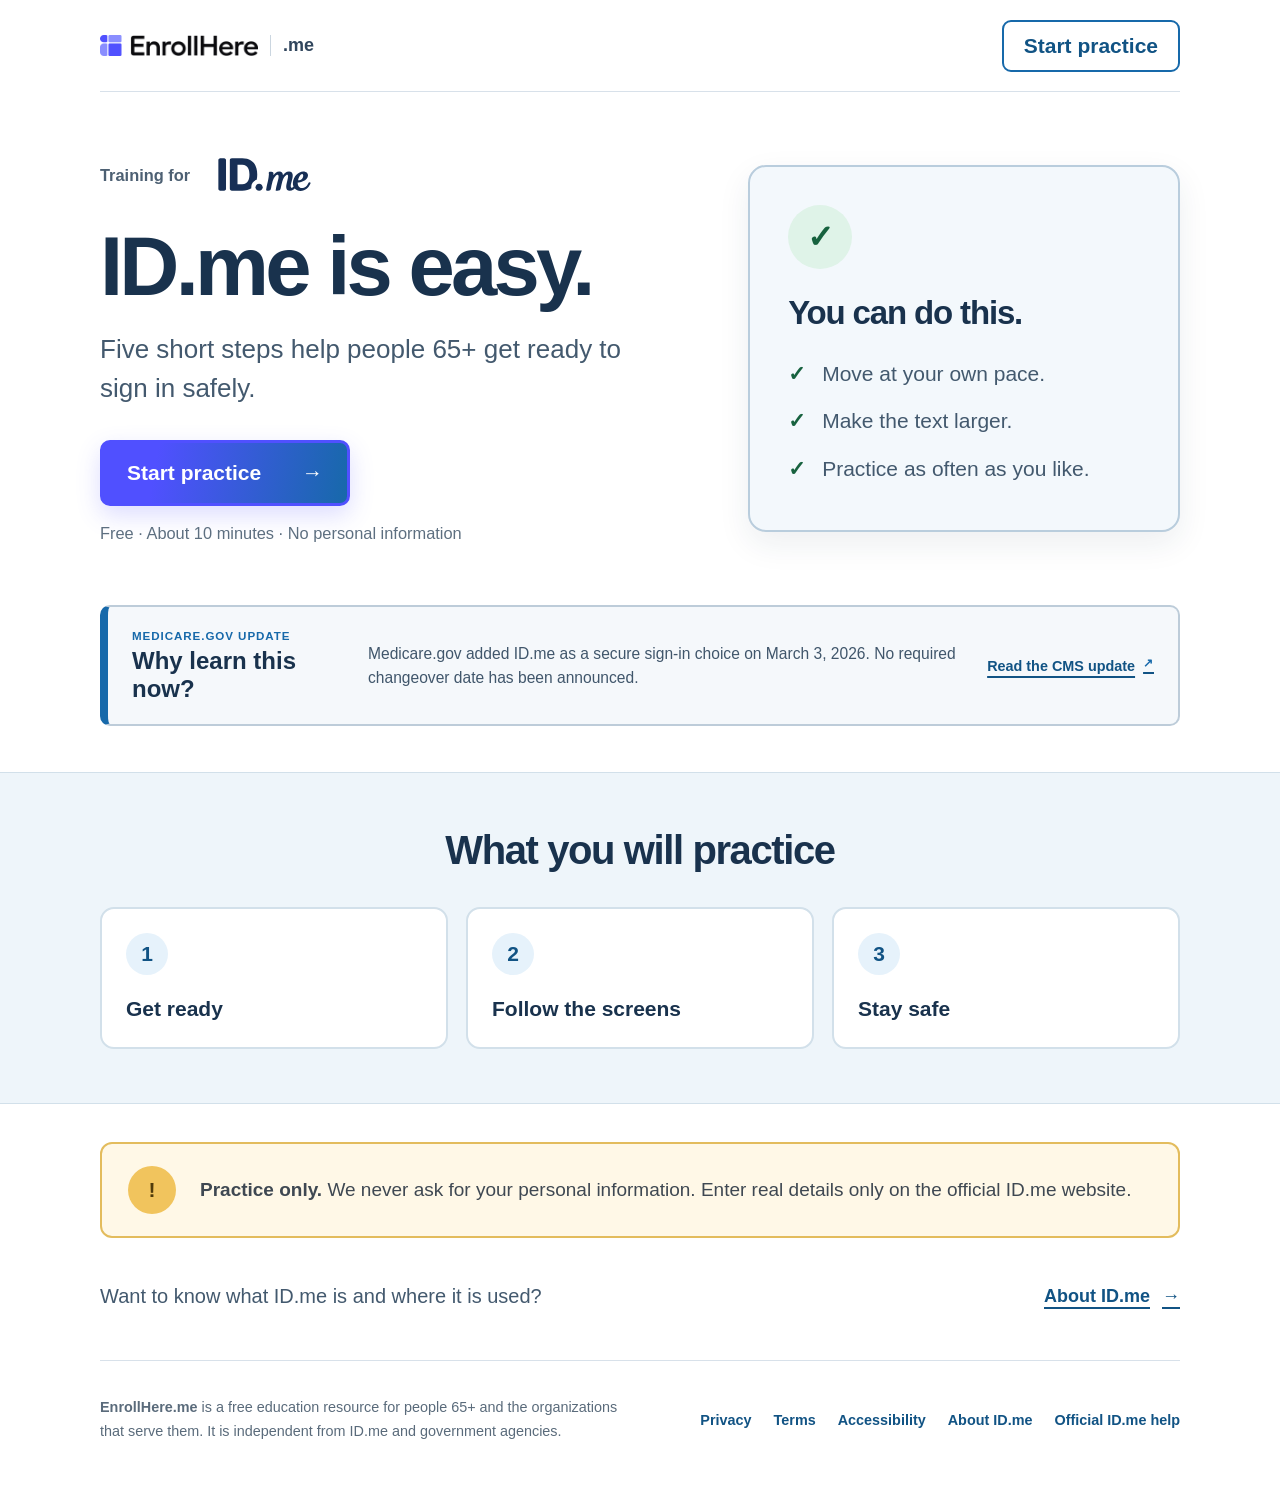
<file: index.html>
<!doctype html>
<html lang="en">
<head>
  <meta charset="utf-8">
  <meta name="viewport" content="width=device-width, initial-scale=1">
  <title>EnrollHere.me | Easy ID.me practice</title>
  <meta name="description" content="Five simple ID.me practice steps for people 65+. Free, private, and easy to follow.">
  <meta name="theme-color" content="#ffffff">
  <link rel="canonical" href="https://enrollhere.me/">
  <meta name="robots" content="index,follow,max-image-preview:large">
  <meta property="og:type" content="website">
  <meta property="og:site_name" content="EnrollHere.me">
  <meta property="og:title" content="A Free Education Resource powered by EnrollHere">
  <meta property="og:description" content="Simple ID.me education for the people our clients serve.">
  <meta property="og:url" content="https://enrollhere.me/">
  <meta property="og:image" content="https://enrollhere.me/assets/enrollhere-me-og.png">
  <meta property="og:image:secure_url" content="https://enrollhere.me/assets/enrollhere-me-og.png">
  <meta property="og:image:type" content="image/png">
  <meta property="og:image:width" content="1200">
  <meta property="og:image:height" content="630">
  <meta property="og:image:alt" content="EnrollHere and ID.me logos with the words A Free Education Resource powered by EnrollHere.">
  <meta name="twitter:card" content="summary_large_image">
  <meta name="twitter:title" content="A Free Education Resource powered by EnrollHere">
  <meta name="twitter:description" content="Simple ID.me education for the people our clients serve.">
  <meta name="twitter:image" content="https://enrollhere.me/assets/enrollhere-me-og.png">
  <meta name="twitter:image:alt" content="EnrollHere and ID.me logos with the words A Free Education Resource powered by EnrollHere.">
  <link rel="icon" type="image/png" href="assets/enrollhere-app-icon.png">
  <link rel="stylesheet" href="styles.css">
</head>
<body class="simple-home">
  <a class="skip-link" href="#main">Skip to main content</a>

  <header class="simple-header simple-width">
    <a class="simple-brand" href="./" aria-label="EnrollHere.me home">
      <img src="assets/enrollhere-wordmark.png" alt="EnrollHere" width="696" height="96">
      <span>.me</span>
    </a>
    <a class="simple-header-link" href="training.html">Start practice</a>
  </header>

  <main id="main">
    <section class="simple-hero simple-width" aria-labelledby="hero-title">
      <div class="simple-hero-copy">
        <div class="simple-idme-label">
          <span>Training for</span>
          <img src="assets/idme-logo-navy.svg" alt="ID.me" width="93" height="34">
        </div>
        <h1 id="hero-title">ID.me is easy.</h1>
        <p class="simple-lead">Five short steps help people 65+ get ready to sign in safely.</p>
        <a class="simple-start simple-start-transition" href="training.html">Start practice <span aria-hidden="true">→</span></a>
        <p class="simple-time">Free · About 10 minutes · No personal information</p>
      </div>

      <aside class="simple-safety" aria-labelledby="you-can-title">
        <div class="simple-shield" aria-hidden="true">✓</div>
        <h2 id="you-can-title">You can do this.</h2>
        <ul class="simple-checks">
          <li>Move at your own pace.</li>
          <li>Make the text larger.</li>
          <li>Practice as often as you like.</li>
        </ul>
      </aside>
    </section>

    <aside class="cms-brief simple-width" aria-labelledby="cms-brief-title">
      <div>
        <span>MEDICARE.GOV UPDATE</span>
        <h2 id="cms-brief-title">Why learn this now?</h2>
      </div>
      <p>Medicare.gov added ID.me as a secure sign-in choice on March 3, 2026. No required changeover date has been announced.</p>
      <a href="https://www.cms.gov/newsroom/fact-sheets/medicare-gov-enhanced-log" target="_blank" rel="noopener">Read the CMS update <span aria-hidden="true">↗</span></a>
    </aside>

    <section class="simple-three" aria-labelledby="learn-title">
      <div class="simple-width">
        <h2 id="learn-title">What you will practice</h2>
        <div class="simple-three-grid">
          <article><span>1</span><h3>Get ready</h3></article>
          <article><span>2</span><h3>Follow the screens</h3></article>
          <article><span>3</span><h3>Stay safe</h3></article>
        </div>
      </div>
    </section>

    <section class="simple-warning simple-width" aria-labelledby="warning-title">
      <div aria-hidden="true">!</div>
      <p><strong id="warning-title">Practice only.</strong> We never ask for your personal information. Enter real details only on the official ID.me website.</p>
    </section>

    <section class="simple-more simple-width" aria-label="More about ID.me">
      <p>Want to know what ID.me is and where it is used?</p>
      <a href="about-idme.html">About ID.me <span aria-hidden="true">→</span></a>
    </section>
  </main>

  <footer class="simple-footer simple-width">
    <p><strong>EnrollHere.me</strong> is a free education resource for people 65+ and the organizations that serve them. It is independent from ID.me and government agencies.</p>
    <nav aria-label="Important information">
      <a href="privacy.html">Privacy</a>
      <a href="terms.html">Terms</a>
      <a href="accessibility.html">Accessibility</a>
      <a href="about-idme.html">About ID.me</a>
      <a href="https://help.id.me/hc/en-us">Official ID.me help</a>
    </nav>
  </footer>
</body>
</html>
</file>
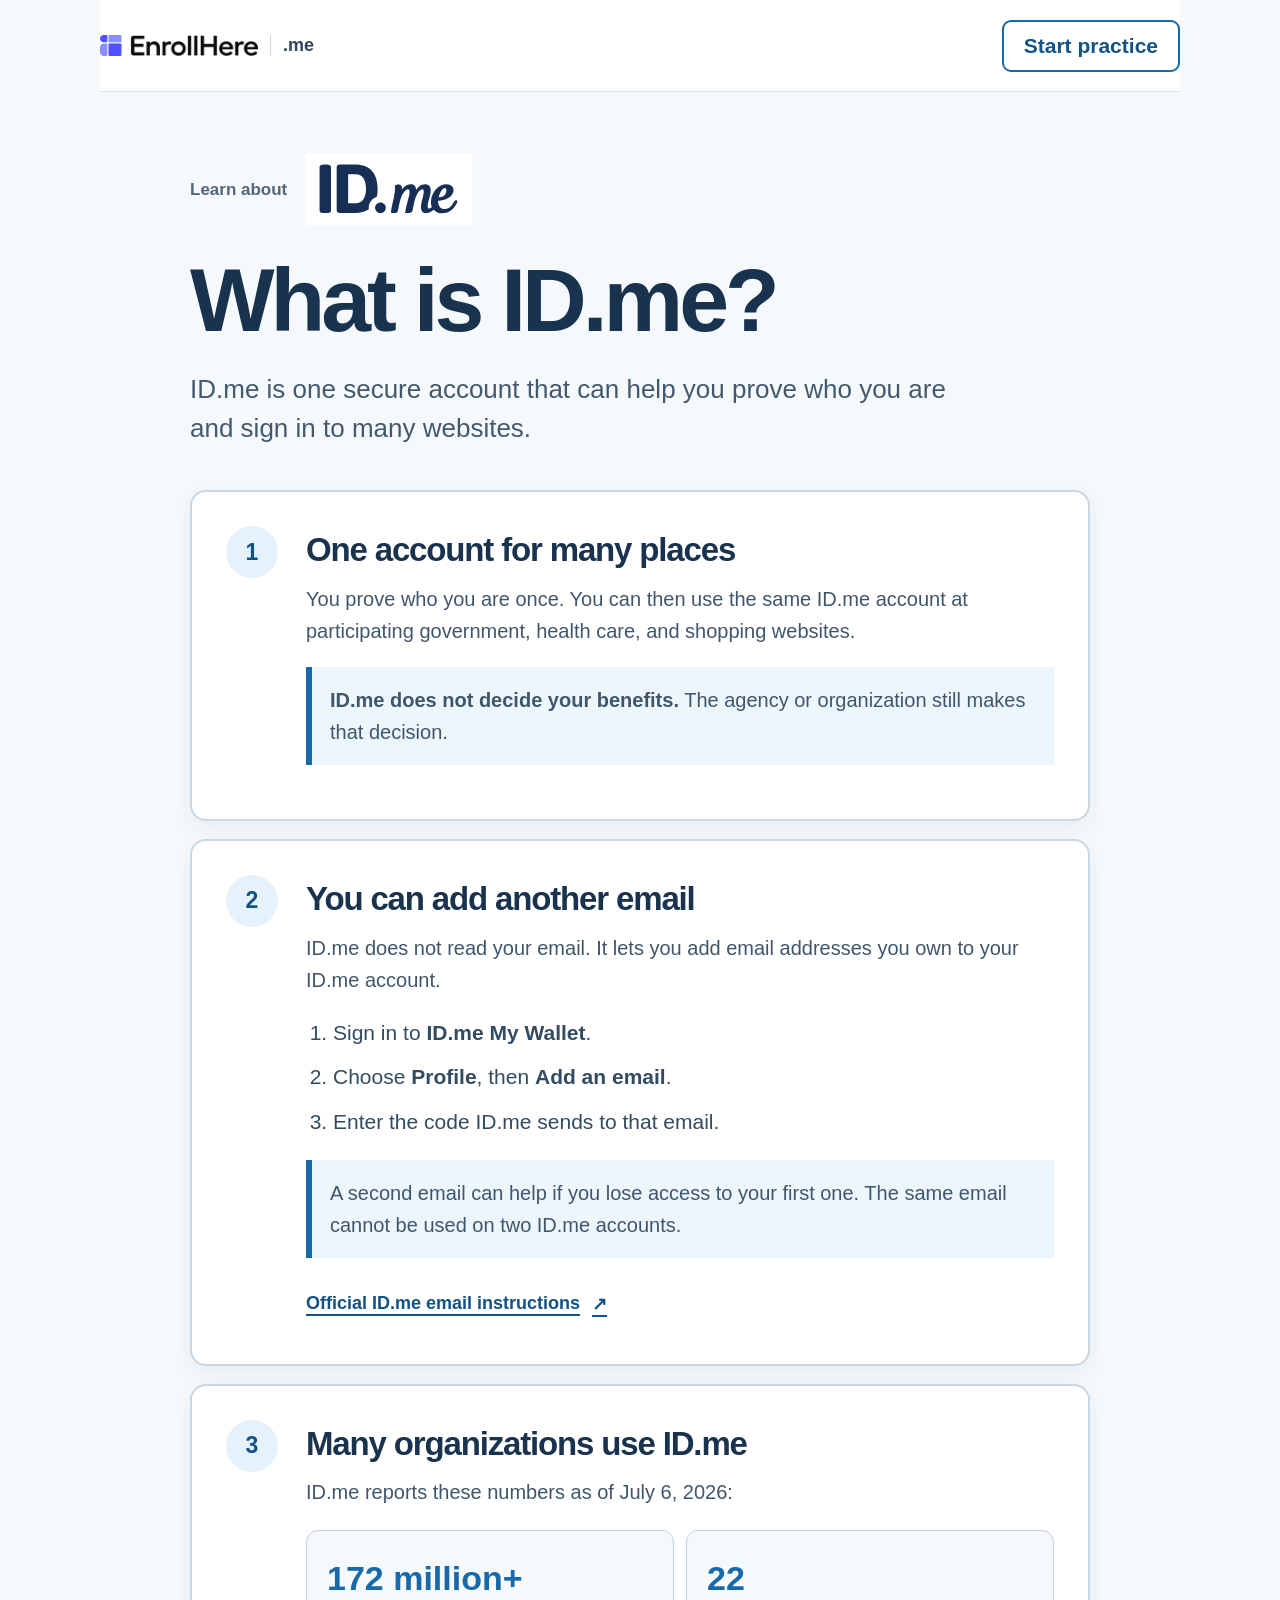
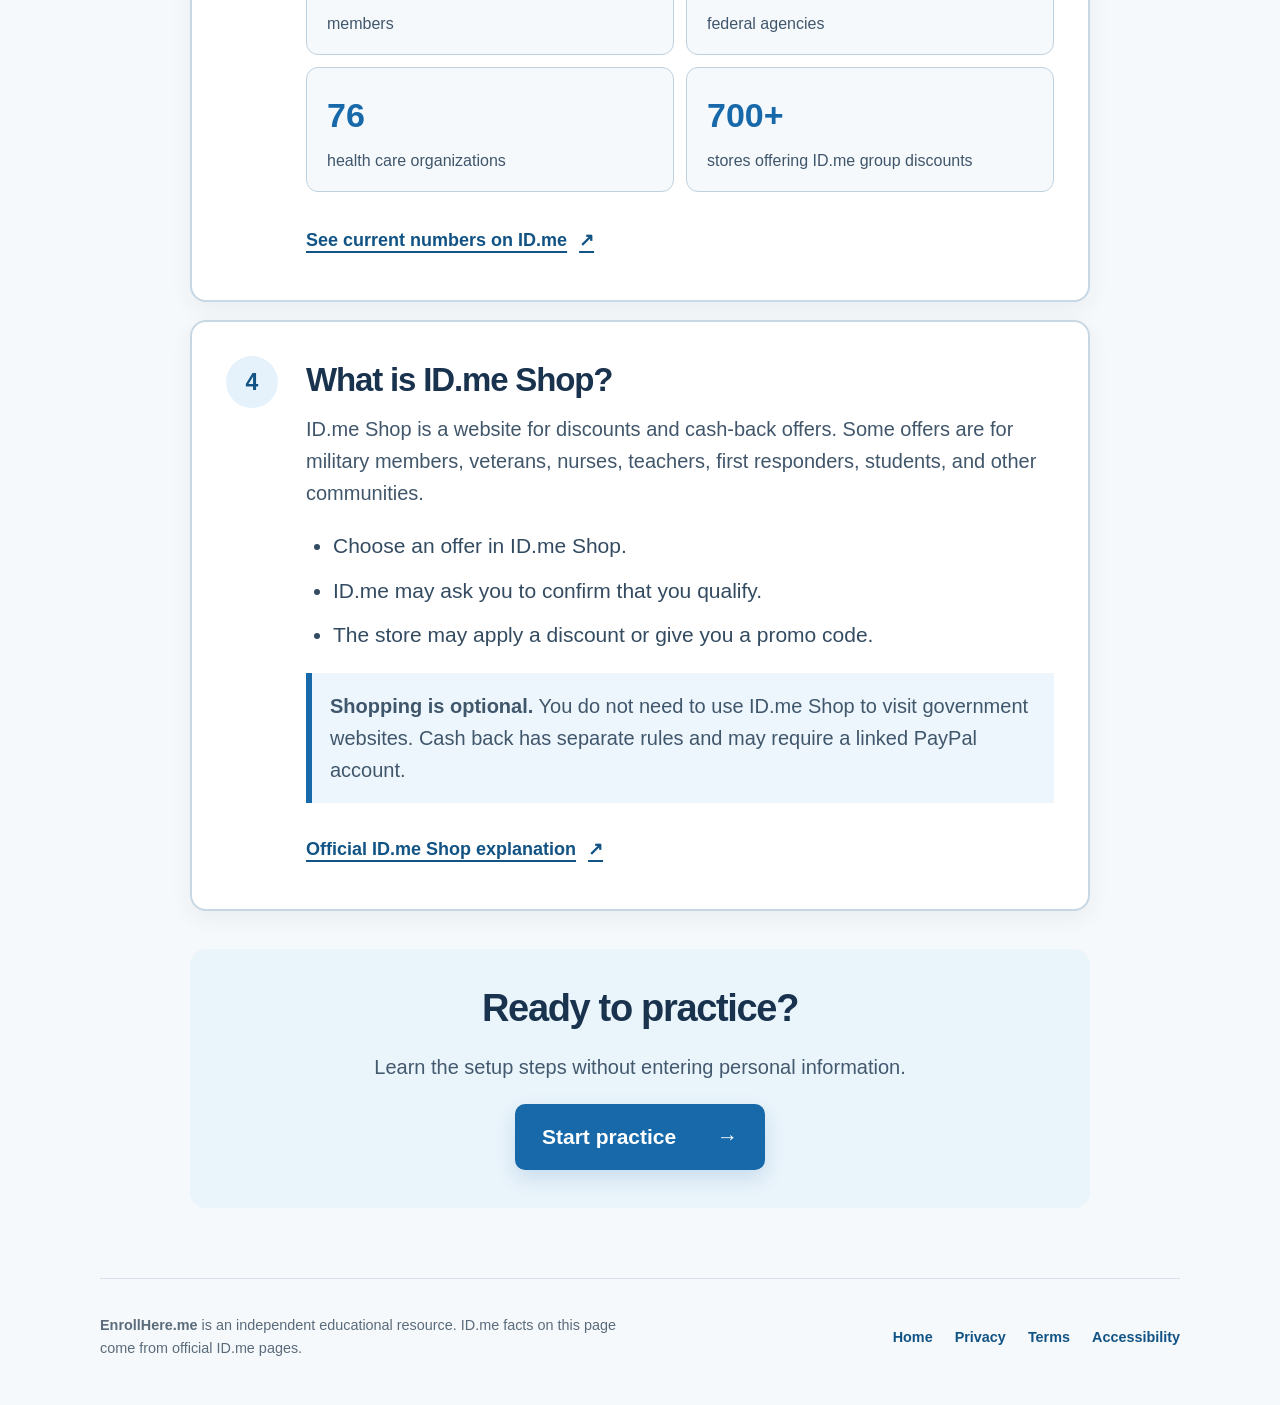
<file: about-idme.html>
<!doctype html>
<html lang="en">
<head>
  <meta charset="utf-8">
  <meta name="viewport" content="width=device-width,initial-scale=1">
  <title>About ID.me | EnrollHere.me</title>
  <meta name="description" content="A simple explanation of ID.me, email addresses, places that use it, and ID.me Shop.">
  <link rel="canonical" href="https://enrollhere.me/about-idme.html">
  <link rel="icon" type="image/png" href="assets/enrollhere-app-icon.png">
  <link rel="stylesheet" href="styles.css">
</head>
<body class="idme-about-page">
  <a class="skip-link" href="#main">Skip to main content</a>

  <header class="about-header simple-width">
    <a class="simple-brand" href="index.html" aria-label="EnrollHere.me home">
      <img src="assets/enrollhere-wordmark.png" alt="EnrollHere" width="696" height="96">
      <span>.me</span>
    </a>
    <a class="simple-header-link" href="training.html">Start practice</a>
  </header>

  <main id="main" class="about-main simple-width">
    <div class="about-logo-row">
      <span>Learn about</span>
      <img src="assets/idme-logo-navy.svg" alt="ID.me" width="139" height="51">
    </div>
    <h1>What is ID.me?</h1>
    <p class="about-lead">ID.me is one secure account that can help you prove who you are and sign in to many websites.</p>

    <section class="about-plain-card" aria-labelledby="wallet-title">
      <span class="about-number" aria-hidden="true">1</span>
      <div>
        <h2 id="wallet-title">One account for many places</h2>
        <p>You prove who you are once. You can then use the same ID.me account at participating government, health care, and shopping websites.</p>
        <p class="about-note"><strong>ID.me does not decide your benefits.</strong> The agency or organization still makes that decision.</p>
      </div>
    </section>

    <section class="about-plain-card" aria-labelledby="email-title">
      <span class="about-number" aria-hidden="true">2</span>
      <div>
        <h2 id="email-title">You can add another email</h2>
        <p>ID.me does not read your email. It lets you add email addresses you own to your ID.me account.</p>
        <ol class="about-steps">
          <li>Sign in to <strong>ID.me My Wallet</strong>.</li>
          <li>Choose <strong>Profile</strong>, then <strong>Add an email</strong>.</li>
          <li>Enter the code ID.me sends to that email.</li>
        </ol>
        <p class="about-note">A second email can help if you lose access to your first one. The same email cannot be used on two ID.me accounts.</p>
        <a class="about-official-link" href="https://help.id.me/hc/en-us/articles/360011500573-Change-your-ID-me-email-address" target="_blank" rel="noopener">Official ID.me email instructions <span aria-hidden="true">↗</span></a>
      </div>
    </section>

    <section class="about-plain-card" aria-labelledby="places-title">
      <span class="about-number" aria-hidden="true">3</span>
      <div>
        <h2 id="places-title">Many organizations use ID.me</h2>
        <p>ID.me reports these numbers as of July 6, 2026:</p>
        <div class="about-stats" aria-label="Organizations and members using ID.me">
          <p><strong>172 million+</strong><span>members</span></p>
          <p><strong>22</strong><span>federal agencies</span></p>
          <p><strong>76</strong><span>health care organizations</span></p>
          <p><strong>700+</strong><span>stores offering ID.me group discounts</span></p>
        </div>
        <a class="about-official-link" href="https://www.id.me/" target="_blank" rel="noopener">See current numbers on ID.me <span aria-hidden="true">↗</span></a>
      </div>
    </section>

    <section class="about-plain-card" aria-labelledby="shop-title">
      <span class="about-number" aria-hidden="true">4</span>
      <div>
        <h2 id="shop-title">What is ID.me Shop?</h2>
        <p>ID.me Shop is a website for discounts and cash-back offers. Some offers are for military members, veterans, nurses, teachers, first responders, students, and other communities.</p>
        <ul class="about-list">
          <li>Choose an offer in ID.me Shop.</li>
          <li>ID.me may ask you to confirm that you qualify.</li>
          <li>The store may apply a discount or give you a promo code.</li>
        </ul>
        <p class="about-note"><strong>Shopping is optional.</strong> You do not need to use ID.me Shop to visit government websites. Cash back has separate rules and may require a linked PayPal account.</p>
        <a class="about-official-link" href="https://www.id.me/member-discounts-overview" target="_blank" rel="noopener">Official ID.me Shop explanation <span aria-hidden="true">↗</span></a>
      </div>
    </section>

    <section class="about-next" aria-labelledby="next-title">
      <h2 id="next-title">Ready to practice?</h2>
      <p>Learn the setup steps without entering personal information.</p>
      <a class="simple-start" href="training.html">Start practice <span aria-hidden="true">→</span></a>
    </section>
  </main>

  <footer class="simple-footer simple-width">
    <p><strong>EnrollHere.me</strong> is an independent educational resource. ID.me facts on this page come from official ID.me pages.</p>
    <nav aria-label="Important information">
      <a href="index.html">Home</a>
      <a href="privacy.html">Privacy</a>
      <a href="terms.html">Terms</a>
      <a href="accessibility.html">Accessibility</a>
    </nav>
  </footer>
</body>
</html>
</file>
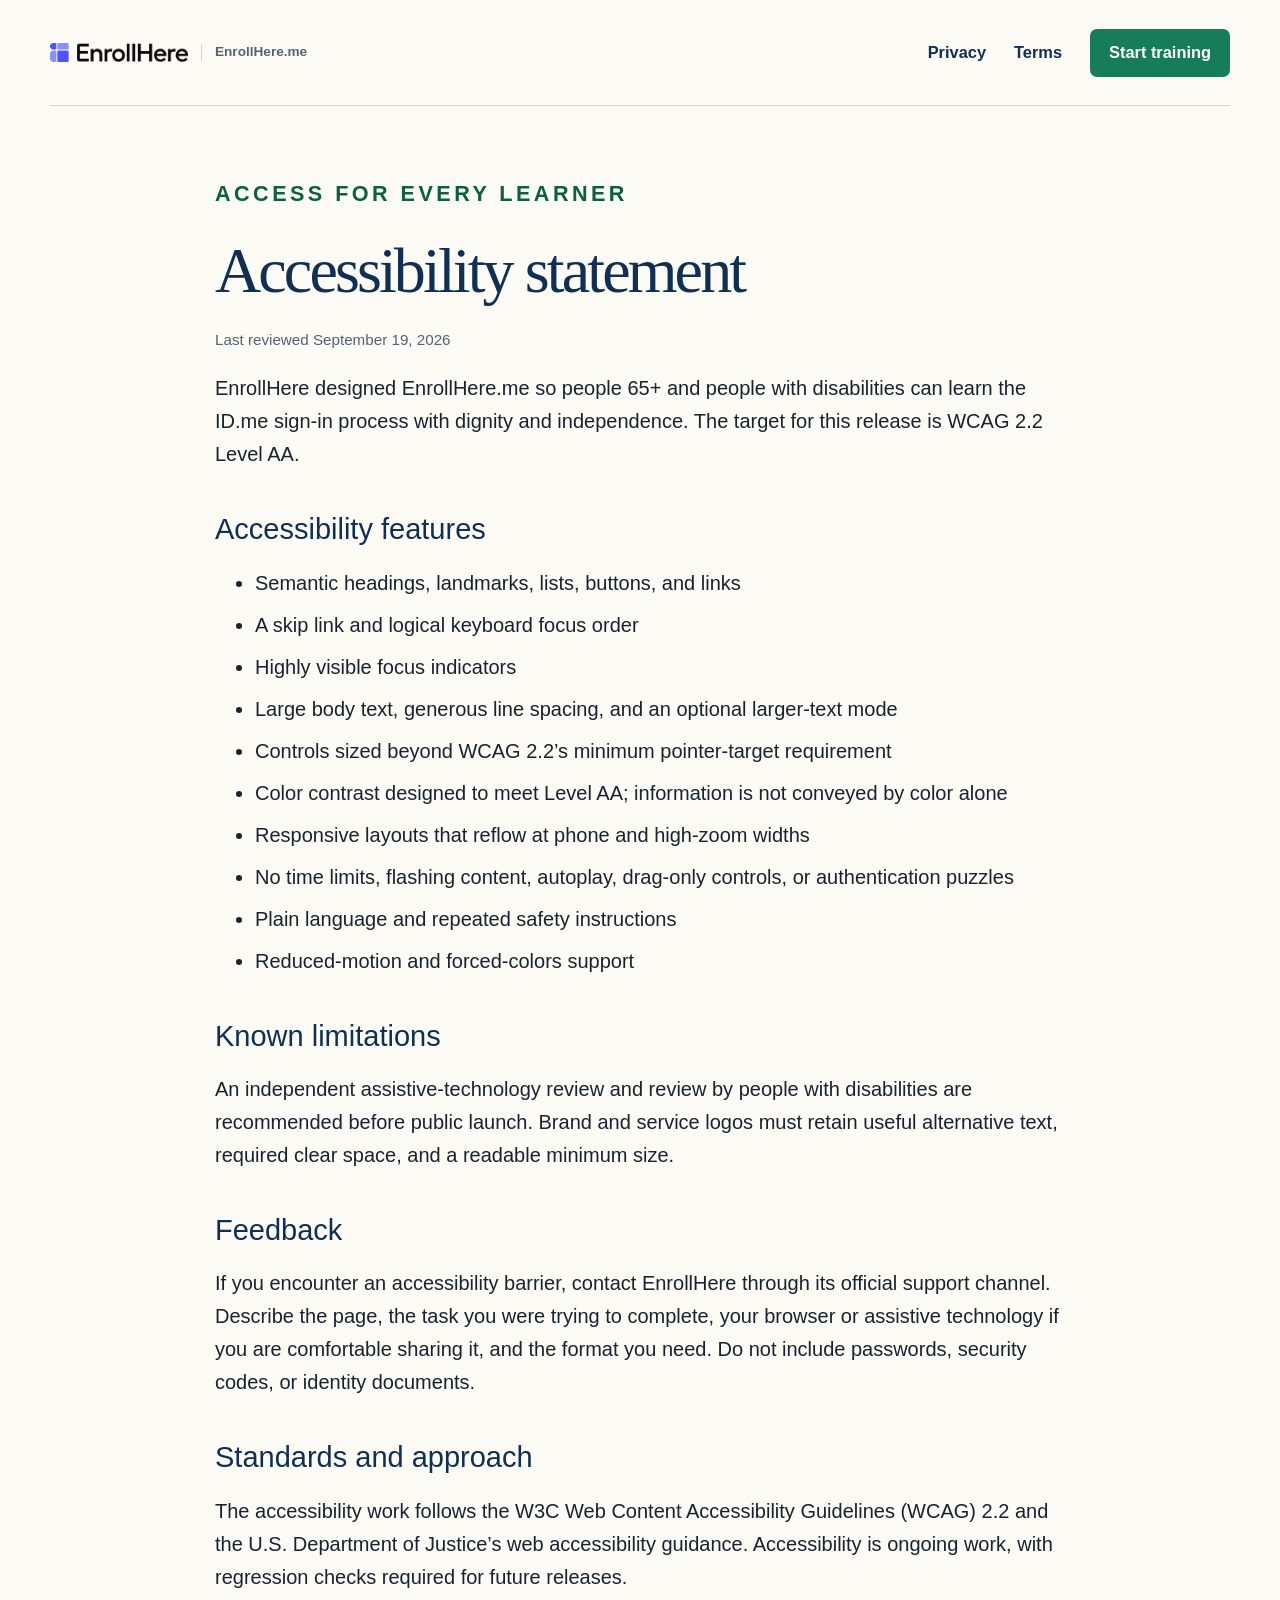
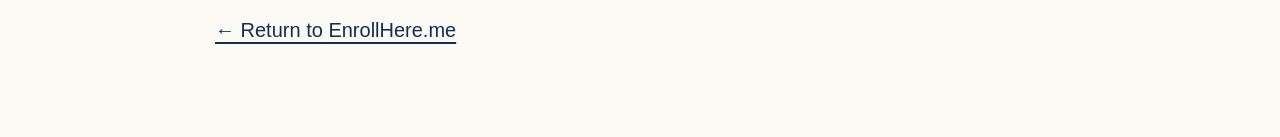
<file: accessibility.html>
<!doctype html>
<html lang="en"><head><meta charset="utf-8"><meta name="viewport" content="width=device-width,initial-scale=1"><title>Accessibility statement | EnrollHere.me</title><link rel="icon" type="image/png" href="assets/enrollhere-app-icon.png"><link rel="stylesheet" href="styles.css"></head>
<body><a class="skip-link" href="#main">Skip to main content</a><header class="site-header site-width"><a class="brand" href="index.html"><img class="brand-logo" src="assets/enrollhere-wordmark.png" alt="EnrollHere"><span class="brand-copy">EnrollHere.me</span></a><nav aria-label="Legal navigation"><a href="privacy.html">Privacy</a><a href="terms.html">Terms</a><a class="nav-button" href="training.html">Start training</a></nav></header>
<main id="main" class="legal-main site-width"><p class="kicker">ACCESS FOR EVERY LEARNER</p><h1>Accessibility statement</h1><p class="legal-date">Last reviewed September 19, 2026</p><p>EnrollHere designed EnrollHere.me so people 65+ and people with disabilities can learn the ID.me sign-in process with dignity and independence. The target for this release is WCAG 2.2 Level AA.</p><h2>Accessibility features</h2><ul><li>Semantic headings, landmarks, lists, buttons, and links</li><li>A skip link and logical keyboard focus order</li><li>Highly visible focus indicators</li><li>Large body text, generous line spacing, and an optional larger-text mode</li><li>Controls sized beyond WCAG 2.2’s minimum pointer-target requirement</li><li>Color contrast designed to meet Level AA; information is not conveyed by color alone</li><li>Responsive layouts that reflow at phone and high-zoom widths</li><li>No time limits, flashing content, autoplay, drag-only controls, or authentication puzzles</li><li>Plain language and repeated safety instructions</li><li>Reduced-motion and forced-colors support</li></ul><h2>Known limitations</h2><p>An independent assistive-technology review and review by people with disabilities are recommended before public launch. Brand and service logos must retain useful alternative text, required clear space, and a readable minimum size.</p><h2>Feedback</h2><p>If you encounter an accessibility barrier, contact EnrollHere through its official support channel. Describe the page, the task you were trying to complete, your browser or assistive technology if you are comfortable sharing it, and the format you need. Do not include passwords, security codes, or identity documents.</p><h2>Standards and approach</h2><p>The accessibility work follows the W3C Web Content Accessibility Guidelines (WCAG) 2.2 and the U.S. Department of Justice’s web accessibility guidance. Accessibility is ongoing work, with regression checks required for future releases.</p><p><a href="index.html">← Return to EnrollHere.me</a></p></main></body></html>
</file>
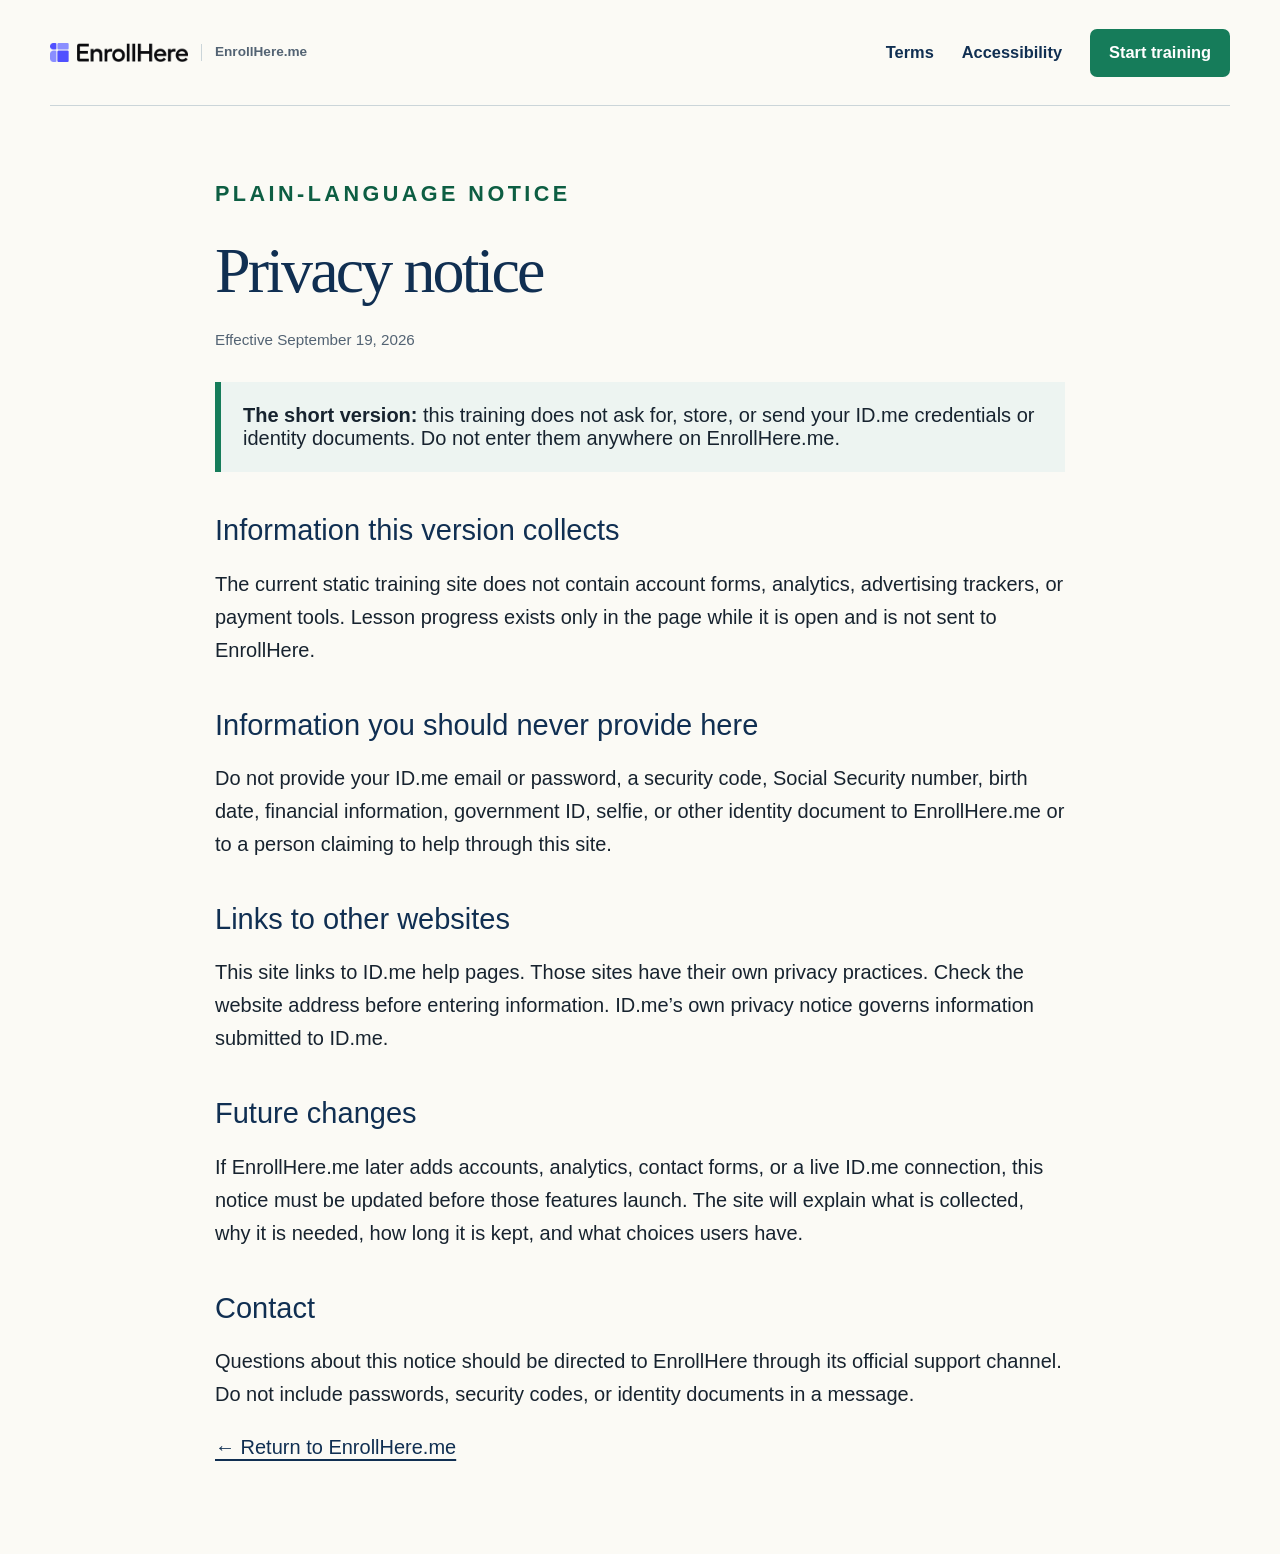
<file: privacy.html>
<!doctype html><html lang="en"><head><meta charset="utf-8"><meta name="viewport" content="width=device-width,initial-scale=1"><title>Privacy notice | EnrollHere.me</title><link rel="icon" type="image/png" href="assets/enrollhere-app-icon.png"><link rel="stylesheet" href="styles.css"></head><body><a class="skip-link" href="#main">Skip to main content</a><header class="site-header site-width"><a class="brand" href="index.html"><img class="brand-logo" src="assets/enrollhere-wordmark.png" alt="EnrollHere"><span class="brand-copy">EnrollHere.me</span></a><nav aria-label="Legal navigation"><a href="terms.html">Terms</a><a href="accessibility.html">Accessibility</a><a class="nav-button" href="training.html">Start training</a></nav></header><main id="main" class="legal-main site-width"><p class="kicker">PLAIN-LANGUAGE NOTICE</p><h1>Privacy notice</h1><p class="legal-date">Effective September 19, 2026</p><div class="legal-callout"><strong>The short version:</strong> this training does not ask for, store, or send your ID.me credentials or identity documents. Do not enter them anywhere on EnrollHere.me.</div><h2>Information this version collects</h2><p>The current static training site does not contain account forms, analytics, advertising trackers, or payment tools. Lesson progress exists only in the page while it is open and is not sent to EnrollHere.</p><h2>Information you should never provide here</h2><p>Do not provide your ID.me email or password, a security code, Social Security number, birth date, financial information, government ID, selfie, or other identity document to EnrollHere.me or to a person claiming to help through this site.</p><h2>Links to other websites</h2><p>This site links to ID.me help pages. Those sites have their own privacy practices. Check the website address before entering information. ID.me’s own privacy notice governs information submitted to ID.me.</p><h2>Future changes</h2><p>If EnrollHere.me later adds accounts, analytics, contact forms, or a live ID.me connection, this notice must be updated before those features launch. The site will explain what is collected, why it is needed, how long it is kept, and what choices users have.</p><h2>Contact</h2><p>Questions about this notice should be directed to EnrollHere through its official support channel. Do not include passwords, security codes, or identity documents in a message.</p><p><a href="index.html">← Return to EnrollHere.me</a></p></main></body></html>
</file>
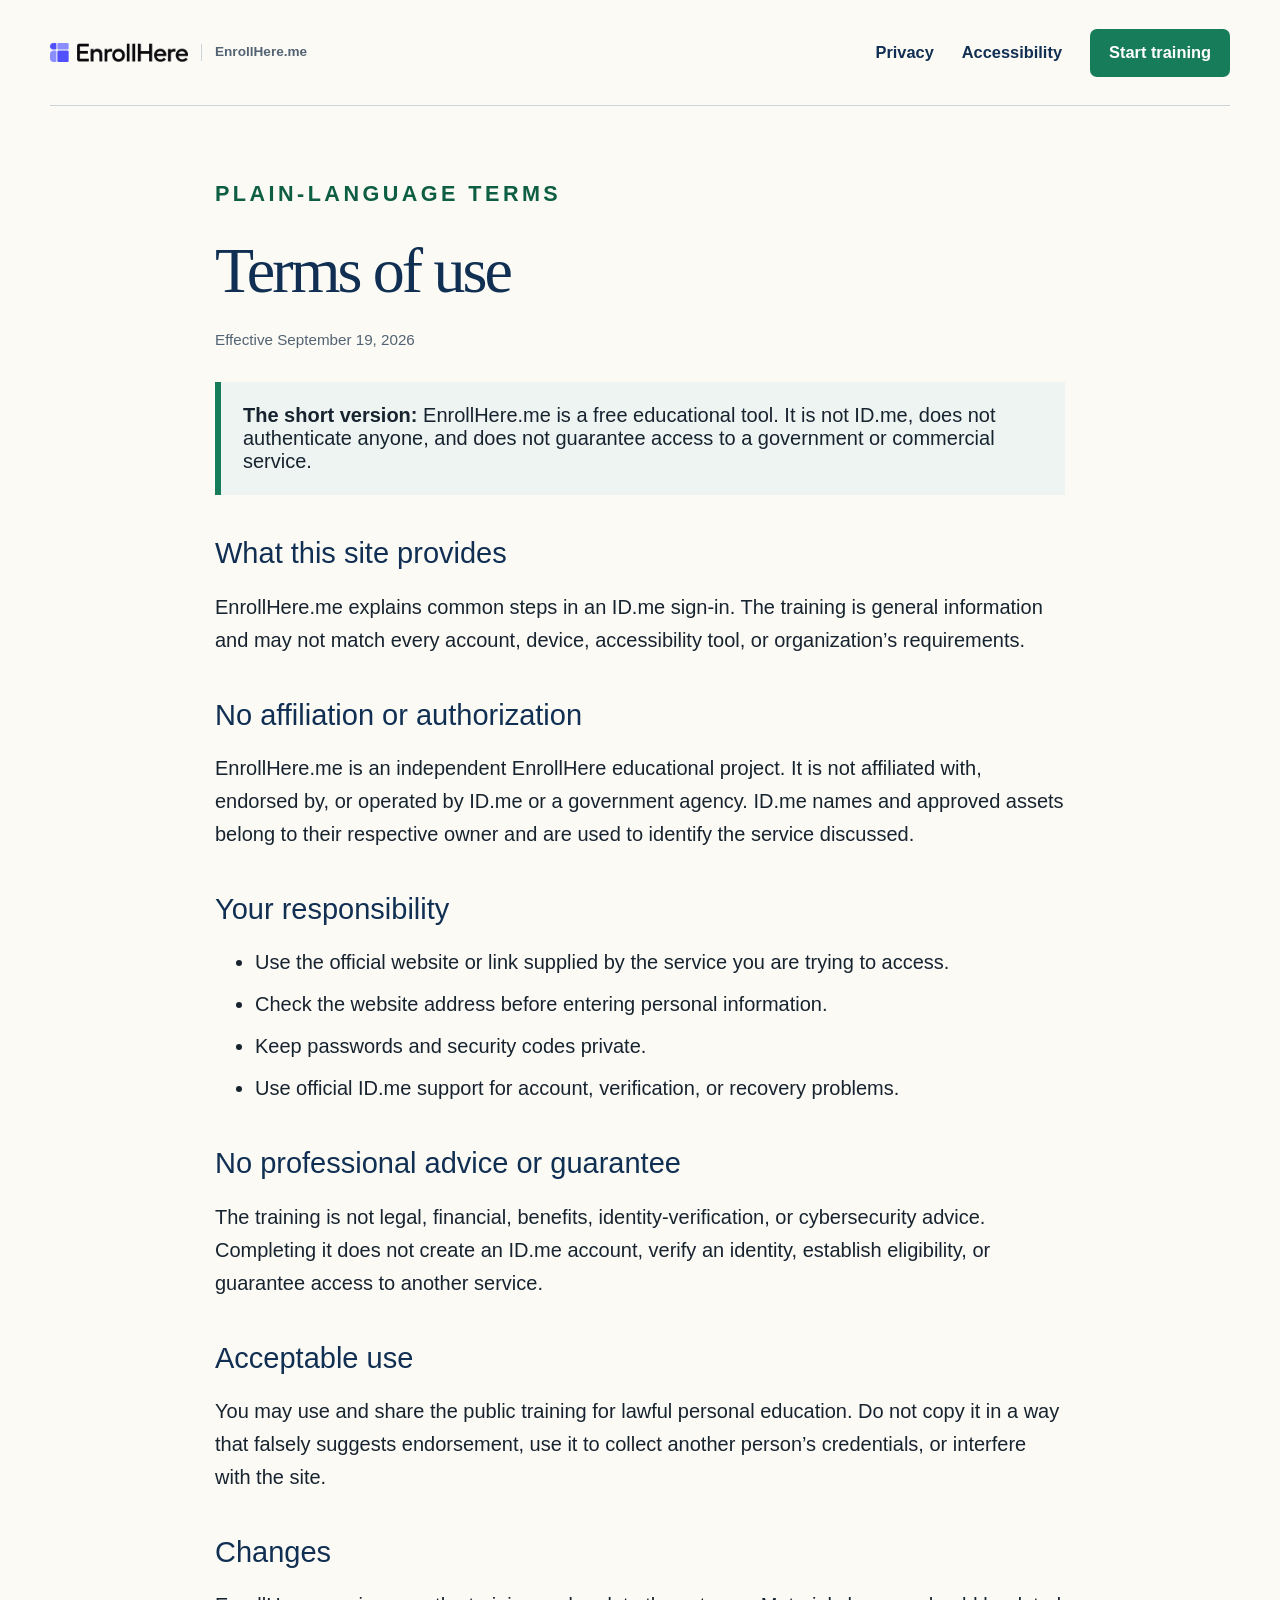
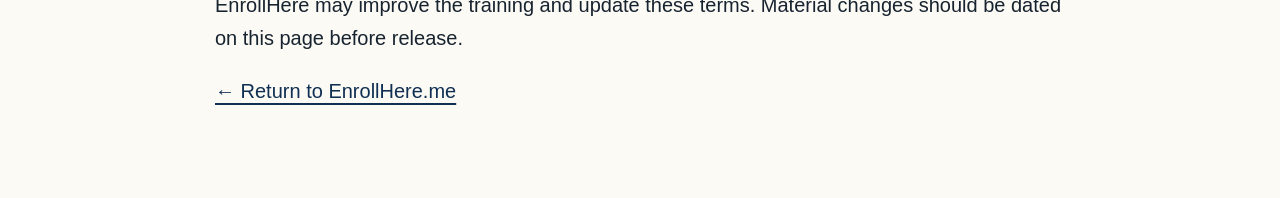
<file: terms.html>
<!doctype html><html lang="en"><head><meta charset="utf-8"><meta name="viewport" content="width=device-width,initial-scale=1"><title>Terms of use | EnrollHere.me</title><link rel="icon" type="image/png" href="assets/enrollhere-app-icon.png"><link rel="stylesheet" href="styles.css"></head><body><a class="skip-link" href="#main">Skip to main content</a><header class="site-header site-width"><a class="brand" href="index.html"><img class="brand-logo" src="assets/enrollhere-wordmark.png" alt="EnrollHere"><span class="brand-copy">EnrollHere.me</span></a><nav aria-label="Legal navigation"><a href="privacy.html">Privacy</a><a href="accessibility.html">Accessibility</a><a class="nav-button" href="training.html">Start training</a></nav></header><main id="main" class="legal-main site-width"><p class="kicker">PLAIN-LANGUAGE TERMS</p><h1>Terms of use</h1><p class="legal-date">Effective September 19, 2026</p><div class="legal-callout"><strong>The short version:</strong> EnrollHere.me is a free educational tool. It is not ID.me, does not authenticate anyone, and does not guarantee access to a government or commercial service.</div><h2>What this site provides</h2><p>EnrollHere.me explains common steps in an ID.me sign-in. The training is general information and may not match every account, device, accessibility tool, or organization’s requirements.</p><h2>No affiliation or authorization</h2><p>EnrollHere.me is an independent EnrollHere educational project. It is not affiliated with, endorsed by, or operated by ID.me or a government agency. ID.me names and approved assets belong to their respective owner and are used to identify the service discussed.</p><h2>Your responsibility</h2><ul><li>Use the official website or link supplied by the service you are trying to access.</li><li>Check the website address before entering personal information.</li><li>Keep passwords and security codes private.</li><li>Use official ID.me support for account, verification, or recovery problems.</li></ul><h2>No professional advice or guarantee</h2><p>The training is not legal, financial, benefits, identity-verification, or cybersecurity advice. Completing it does not create an ID.me account, verify an identity, establish eligibility, or guarantee access to another service.</p><h2>Acceptable use</h2><p>You may use and share the public training for lawful personal education. Do not copy it in a way that falsely suggests endorsement, use it to collect another person’s credentials, or interfere with the site.</p><h2>Changes</h2><p>EnrollHere may improve the training and update these terms. Material changes should be dated on this page before release.</p><p><a href="index.html">← Return to EnrollHere.me</a></p></main></body></html>
</file>
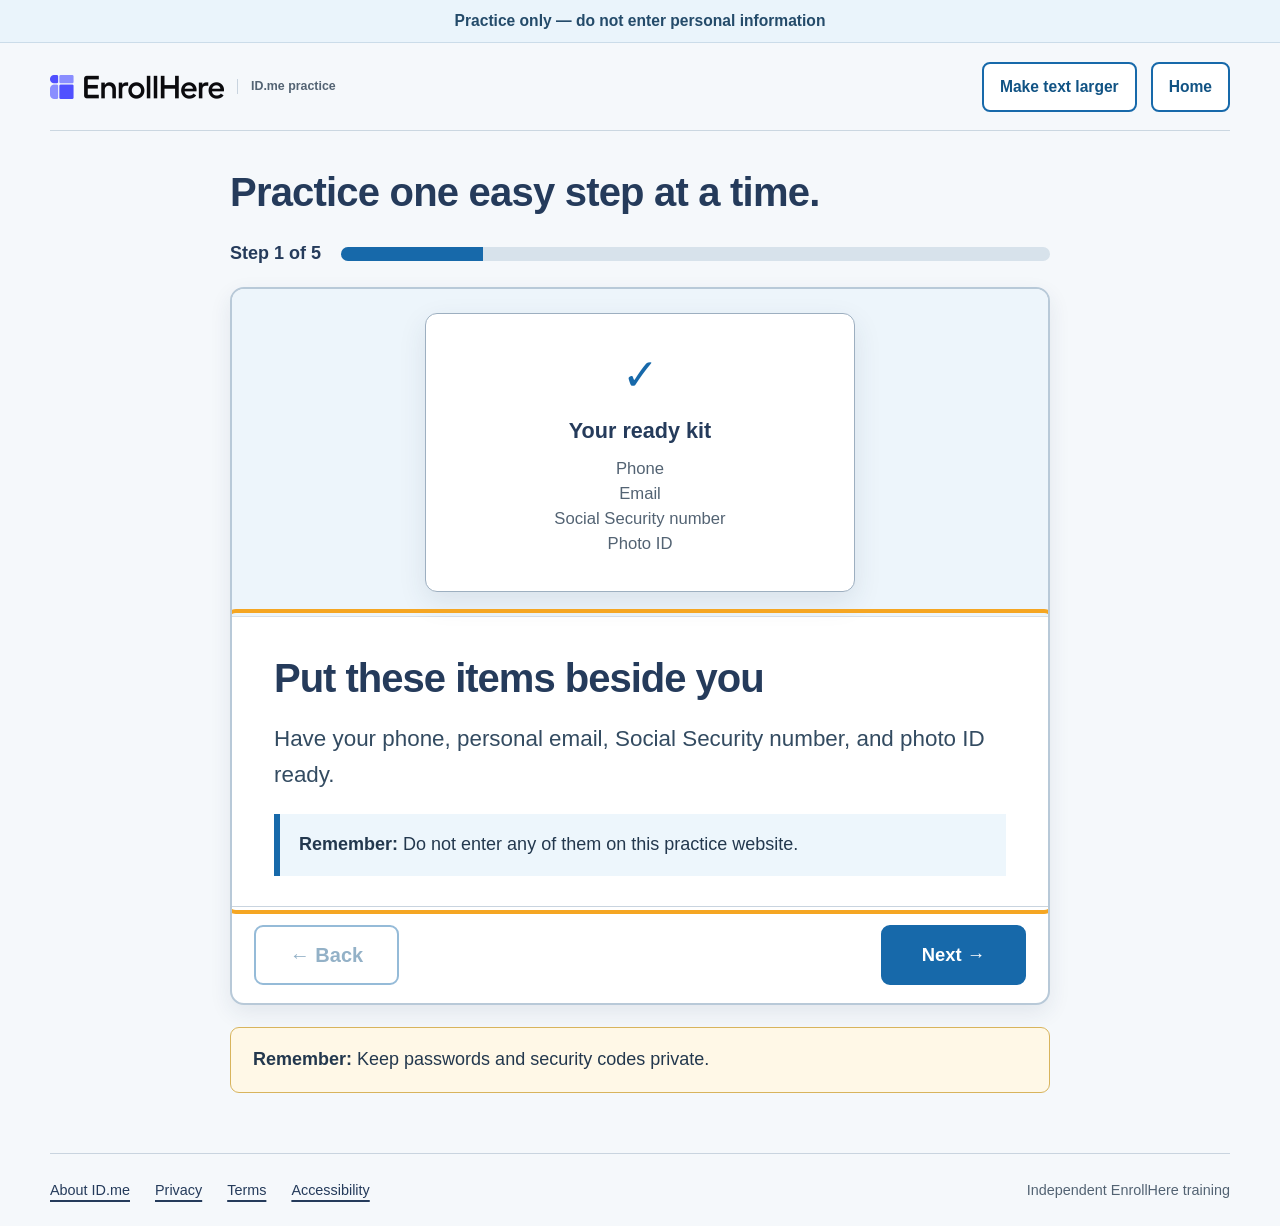
<file: training.html>
<!doctype html>
<html lang="en">
<head>
  <meta charset="utf-8">
  <meta name="viewport" content="width=device-width,initial-scale=1">
  <title>Easy ID.me practice | EnrollHere.me</title>
  <meta name="description" content="Practice setting up ID.me in five simple steps. No personal information is collected.">
  <link rel="canonical" href="https://enrollhere.me/training.html">
  <link rel="icon" type="image/png" href="assets/enrollhere-app-icon.png">
  <link rel="stylesheet" href="styles.css">
  <script src="training.js" defer></script>
</head>
<body class="training-page age-friendly-training">
  <a class="skip-link" href="#lesson">Skip to the lesson</a>

  <div class="calm-notice" role="note">Practice only — do not enter personal information</div>

  <header class="training-header site-width">
    <a class="brand" href="index.html" aria-label="EnrollHere.me home">
      <img class="brand-logo" src="assets/enrollhere-wordmark.png" alt="EnrollHere">
      <span class="brand-copy">ID.me practice</span>
    </a>
    <div class="training-tools">
      <button id="text-size" type="button" aria-pressed="false">Make text larger</button>
      <a href="index.html">Home</a>
    </div>
  </header>

  <main id="lesson" class="lesson-shell site-width">
    <h1 class="lesson-main-title">Practice one easy step at a time.</h1>
    <div class="lesson-progress">
      <p id="progress-label">Step 1 of 5</p>
      <div class="progress-track" role="progressbar" aria-label="Lesson progress" aria-valuemin="1" aria-valuemax="5" aria-valuenow="1"><span id="progress-bar"></span></div>
    </div>

    <section class="lesson-card" aria-labelledby="lesson-title">
      <div id="lesson-visual" class="lesson-visual" aria-hidden="true"></div>
      <div id="lesson-content" class="lesson-content" tabindex="-1"></div>
      <div class="lesson-controls">
        <button id="previous" type="button">← Back</button>
        <button id="next" class="primary-button" type="button">Next →</button>
      </div>
    </section>

    <aside class="lesson-reminder"><strong>Remember:</strong> Keep passwords and security codes private.</aside>
  </main>

  <section id="official-sites" class="agency-shortcuts agency-finish site-width" aria-labelledby="agency-heading" tabindex="-1" hidden>
    <p class="finish-label">TRAINING COMPLETE</p>
    <h2 id="agency-heading">Choose the service you need.</h2>
    <p>These links open an official government website in a new tab.</p>
    <div class="agency-shortcut-grid">
      <a href="https://www.medicare.gov/account/login/" target="_blank" rel="noopener"><img src="assets/agencies/medicare-logo.svg" alt=""><span>Medicare</span></a>
      <a href="https://www.irs.gov/payments/online-account-for-individuals" target="_blank" rel="noopener"><img src="assets/agencies/irs-logo.svg" alt=""><span>IRS</span></a>
      <a href="https://www.ssa.gov/myaccount/" target="_blank" rel="noopener"><span class="agency-text-mark" aria-hidden="true">SSA</span><span>Social Security</span></a>
      <a href="https://www.va.gov/sign-in/" target="_blank" rel="noopener"><img src="assets/agencies/va-logo.png" alt=""><span>Veterans Affairs</span></a>
    </div>
    <p class="new-tab-note">EnrollHere will stay open so you can come back to it.</p>
  </section>

  <footer class="lesson-footer site-width">
    <a href="about-idme.html">About ID.me</a>
    <a href="privacy.html">Privacy</a>
    <a href="terms.html">Terms</a>
    <a href="accessibility.html">Accessibility</a>
    <span>Independent EnrollHere training</span>
  </footer>
</body>
</html>
</file>
<file: styles.css>
:root{--navy:#102f52;--navy-2:#172f55;--green:#167c5a;--green-dark:#0d5e43;--cream:#fbfaf5;--paper:#fff;--ink:#17232f;--muted:#536373;--line:#cbd5d9;--gold:#f2c45f;--focus:#ffb000;font-family:Arial,"Helvetica Neue",sans-serif;font-size:20px;color:var(--ink);background:var(--cream);scroll-behavior:smooth}*{box-sizing:border-box}body{margin:0;background:var(--cream)}img{max-width:100%;height:auto}a{color:var(--navy);text-underline-offset:5px;text-decoration-thickness:2px}button,a{-webkit-tap-highlight-color:transparent}button{font:inherit;color:inherit}a:focus-visible,button:focus-visible,summary:focus-visible,[tabindex]:focus-visible{outline:4px solid var(--focus);outline-offset:4px;border-radius:4px}p{font-size:1rem;line-height:1.65;margin:0 0 1rem}h1,h2,h3{color:var(--navy);line-height:1.15;margin:0 0 1rem}h1{font-family:Georgia,serif;font-size:clamp(3rem,6vw,5.2rem);letter-spacing:-.045em;font-weight:400}h1 em{color:var(--green);font-weight:400}h2{font-family:Georgia,serif;font-size:clamp(2rem,4vw,3.15rem);letter-spacing:-.035em;font-weight:400}h3{font-size:1.25rem}.site-width{width:min(1180px,calc(100% - 64px));margin-inline:auto}.skip-link{position:fixed;top:-100px;left:24px;z-index:100;background:#fff;color:#000;padding:16px 22px;font-weight:700}.skip-link:focus{top:16px}.trust-strip{background:var(--navy);color:#fff;font-size:.72rem;font-weight:700;letter-spacing:.02em}.trust-strip .site-width{display:flex;justify-content:space-between;gap:25px;padding-block:12px}.site-header{min-height:106px;display:flex;align-items:center;justify-content:space-between;gap:35px;border-bottom:1px solid var(--line)}.brand{display:flex;align-items:center;gap:13px;text-decoration:none}.brand-mark{width:52px;height:52px;border-radius:12px;background:var(--navy);color:#fff;display:grid;place-items:center;font-weight:800;letter-spacing:-.08em}.brand strong,.brand small{display:block}.brand strong{font-size:1.12rem;color:var(--navy)}.brand small{margin-top:3px;color:var(--muted);font-size:.68rem}nav{display:flex;align-items:center;gap:28px;font-size:.82rem;font-weight:700}nav a{min-height:48px;display:flex;align-items:center;text-decoration:none}.nav-button{background:var(--green);color:#fff!important;padding:10px 19px;border-radius:7px}.hero{display:grid;grid-template-columns:1.05fr .95fr;gap:75px;align-items:center;padding-block:84px 92px}.kicker{font-size:.68rem;font-weight:800;letter-spacing:.16em;color:var(--green-dark);margin-bottom:22px}.lead{font-size:1.15rem;line-height:1.65;max-width:610px;color:#344b60}.hero-actions{display:flex;flex-wrap:wrap;gap:15px;margin-top:30px}.primary-button,.secondary-button,.gold-button{min-height:58px;padding:14px 24px;border-radius:7px;display:inline-flex;align-items:center;justify-content:center;gap:22px;text-decoration:none;font-size:.92rem;font-weight:800;border:2px solid var(--green);cursor:pointer}.primary-button{background:var(--green);color:#fff}.primary-button:hover,.nav-button:hover{background:var(--green-dark)}.secondary-button{background:transparent;color:var(--navy);border-color:var(--navy)}.microcopy{font-size:.75rem;color:var(--muted);margin-top:18px}.trust-panel{background:#fff;border:1px solid var(--line);border-radius:18px;padding:35px;box-shadow:0 20px 60px rgba(16,47,82,.09)}.panel-label{font-size:.62rem;font-weight:800;letter-spacing:.16em;color:var(--muted);margin-bottom:10px}.idme-badge{display:flex;align-items:center;gap:18px;border:1px solid #aebbc4;border-radius:8px;padding:18px 20px;margin-bottom:28px;background:#fdfefe}.idme-badge img{width:128px;min-width:85px}.idme-badge span{border-left:1px solid var(--line);padding-left:18px;font-size:.75rem;color:var(--muted);font-weight:700}.trust-panel h2{font-size:1.75rem}.check-list{list-style:none;padding:0;margin:24px 0}.check-list li{position:relative;padding:10px 0 10px 38px;border-bottom:1px solid #e2e7e9;font-size:.9rem}.check-list li::before{content:'✓';position:absolute;left:2px;top:9px;width:25px;height:25px;display:grid;place-items:center;border-radius:50%;background:#e3f2eb;color:var(--green-dark);font-weight:900}.ownership-row{display:flex;align-items:center;gap:18px;background:#f4f7f6;border-radius:10px;padding:16px}.ownership-row p{font-size:.72rem;line-height:1.45;margin:0;color:#405465}.veteran-seal{width:84px;min-width:84px;height:84px;border:3px double var(--navy);border-radius:50%;display:flex;flex-direction:column;align-items:center;justify-content:center;text-align:center;color:var(--navy);background:#fff}.veteran-seal span{font-size:.65rem}.veteran-seal strong{font-size:.52rem;line-height:1.08;letter-spacing:.09em}.veteran-seal small{font-size:.34rem;margin-top:3px}.confidence-band{background:#eaf0f1;border-block:1px solid var(--line)}.commitments{display:grid;grid-template-columns:repeat(3,1fr)}.commitments>div{display:grid;grid-template-columns:48px 1fr;grid-template-rows:auto auto;gap:3px 15px;padding:26px 30px;border-right:1px solid var(--line)}.commitments>div:first-child{border-left:1px solid var(--line)}.commitments>div>span{grid-row:1/3;width:48px;height:48px;border:2px solid var(--green);border-radius:50%;display:grid;place-items:center;color:var(--green-dark);font-weight:800}.commitments strong{color:var(--navy);font-size:.85rem}.commitments small{font-size:.68rem;color:var(--muted)}.section{padding-block:92px}.narrow{width:min(850px,calc(100% - 64px));margin-inline:auto}.section-heading{text-align:center;max-width:760px;margin:0 auto 46px}.section-heading>p:last-child{color:var(--muted)}.lesson-grid{display:grid;grid-template-columns:repeat(3,1fr);gap:22px}.lesson-grid article{background:#fff;border:1px solid var(--line);border-radius:14px;padding:30px;position:relative}.lesson-grid h3{margin-top:24px}.lesson-grid p{font-size:.86rem;color:#405465}.step-number{width:44px;height:44px;border-radius:50%;background:var(--navy);color:#fff;display:grid;place-items:center;font-weight:800}.centered-action{text-align:center;margin-top:38px}.centered-action p{font-size:.72rem;color:var(--muted);margin-top:12px}.safety-section{background:var(--navy);color:#fff;padding-block:82px}.safety-grid{display:grid;grid-template-columns:1fr 1fr;gap:75px;align-items:center}.safety-section h2{color:#fff}.safety-section p{color:#dce6eb}.light{color:var(--gold)}.safety-card{background:#fff;color:var(--ink);padding:34px;border-radius:14px}.safety-card h3{font-size:1.35rem}.safety-card li{padding:8px 0;line-height:1.5}.safety-card a{display:inline-flex;min-height:48px;align-items:center;font-weight:800;margin-top:12px}.narrow details{border-top:1px solid var(--line)}.narrow details:last-child{border-bottom:1px solid var(--line)}summary{min-height:70px;padding:20px 8px;display:flex;align-items:center;font-weight:800;color:var(--navy);cursor:pointer;font-size:1.02rem}.narrow details p{padding:0 8px 20px;color:#405465;font-size:.9rem}.final-cta{background:var(--green-dark);color:#fff;border-radius:18px;padding:48px 52px;display:flex;align-items:center;justify-content:space-between;gap:42px}.final-cta h2{color:#fff;font-size:2.1rem}.final-cta p{margin:0;color:#e0f1e9}.gold-button{background:var(--gold);color:#17232f;border-color:var(--gold);white-space:nowrap}.site-footer{display:grid;grid-template-columns:1.2fr .8fr 1fr;gap:55px;padding-block:60px}.site-footer p,.site-footer a{font-size:.72rem;line-height:1.7}.site-footer p{color:var(--muted)}.footer-brand{margin-bottom:18px}.footer-links{display:flex;flex-direction:column;gap:10px}.footer-links strong,.site-footer>div>strong{color:var(--navy);font-size:.75rem}.training-tools{display:flex;align-items:center;gap:20px;font-size:.78rem;font-weight:700}.training-tools button{min-height:48px;border:2px solid var(--navy);background:transparent;border-radius:7px;padding:10px 15px;font-weight:700}.lesson-shell{padding-block:46px 65px;max-width:1000px}.lesson-progress{display:flex;gap:20px;align-items:center;margin-bottom:25px}.lesson-progress p{margin:0;font-size:.78rem;font-weight:800;color:var(--navy);white-space:nowrap}.progress-track{height:10px;background:#dbe3e5;border-radius:10px;overflow:hidden;flex:1}.progress-track span{display:block;height:100%;width:20%;background:var(--green);transition:width .2s ease}.lesson-card{background:#fff;border:1px solid var(--line);border-radius:18px;overflow:hidden;display:grid;grid-template-columns:.9fr 1.1fr}.lesson-visual{background:#e8f0ef;min-height:450px;padding:45px;display:grid;place-items:center}.lesson-content{padding:52px 48px 35px}.lesson-content h1{font-size:2.5rem}.lesson-lead{font-size:1.05rem;color:#344b60}.lesson-tip{margin-top:28px;background:#eef4f0;border-left:5px solid var(--green);padding:18px;font-size:.82rem;line-height:1.55}.lesson-controls{grid-column:1/-1;border-top:1px solid var(--line);padding:20px 28px;display:flex;justify-content:space-between;gap:20px}.lesson-controls button{min-height:56px;padding:12px 20px;border:2px solid var(--navy);background:#fff;border-radius:7px;font-weight:800}.lesson-controls .primary-button{background:var(--green);border-color:var(--green);color:#fff}.lesson-controls button:disabled{opacity:.45;cursor:not-allowed}.browser-demo,.practice-card{background:#fff;border:1px solid #9eafb7;border-radius:12px;width:100%;max-width:350px;box-shadow:0 15px 35px rgba(16,47,82,.12)}.browser-demo>span{display:block;background:#dbe3e5;padding:10px 14px;color:#6c7c83;border-radius:12px 12px 0 0;font-size:.58rem}.browser-demo strong{display:block;margin:30px 24px 18px;border:2px solid var(--green);border-radius:7px;padding:14px;color:var(--navy);font-size:1rem}.browser-demo small,.practice-card small{display:block;padding:0 24px 28px;color:var(--muted);line-height:1.5}.practice-card{text-align:center;padding:35px 20px}.practice-card>span{display:block;font-size:2.2rem;color:var(--green);margin-bottom:18px}.practice-card strong{display:block;color:var(--navy);font-size:1.08rem;margin-bottom:12px}.practice-card small{padding:0}.practice-card.complete>span{color:#a06b00}.lesson-reminder{margin-top:22px;background:#fff8e7;border:1px solid #d8b45d;border-radius:9px;padding:18px 22px;font-size:.8rem;line-height:1.55}.lesson-footer{display:flex;gap:25px;align-items:center;border-top:1px solid var(--line);padding-block:28px;font-size:.72rem}.lesson-footer span{margin-left:auto;color:var(--muted)}.legal-main{padding-block:70px;max-width:850px}.legal-main>p:first-of-type{font-size:1.08rem}.legal-main h1{font-size:3.2rem}.legal-main h2{font-family:Arial,sans-serif;font-size:1.45rem;letter-spacing:0;margin-top:42px}.legal-main li{line-height:1.65;margin-bottom:9px}.legal-date{color:var(--muted);font-size:.76rem}.legal-callout{background:#edf4f1;border-left:6px solid var(--green);padding:22px;margin:30px 0}.large-text{font-size:24px}.large-text .lesson-content h1{font-size:2.1rem}@media(max-width:900px){.site-width{width:calc(100% - 40px)}.hero,.safety-grid{grid-template-columns:1fr;gap:40px}.hero{padding-block:55px}.lesson-grid{grid-template-columns:1fr}.commitments{grid-template-columns:1fr}.commitments>div,.commitments>div:first-child{border-left:1px solid var(--line);border-bottom:1px solid var(--line)}.lesson-card{grid-template-columns:1fr}.lesson-visual{min-height:300px}.site-footer{grid-template-columns:1fr 1fr}.lesson-content{padding:36px 30px}.final-cta{flex-direction:column;align-items:flex-start}.site-header{flex-wrap:wrap;padding-block:18px}nav{width:100%;justify-content:space-between;gap:12px}}
@media(max-width:620px){:root{font-size:19px}.site-width,.narrow{width:calc(100% - 28px)}.trust-strip .site-width{display:block;padding-block:10px}.trust-strip span{display:block}.trust-strip span+span{margin-top:6px}.site-header{min-height:0}.brand-mark{width:46px;height:46px}nav{display:grid;grid-template-columns:1fr 1fr}nav a{justify-content:center}.nav-button{grid-column:1/-1}.hero{padding-block:42px}h1{font-size:2.7rem}.trust-panel{padding:24px}.idme-badge{align-items:flex-start;flex-direction:column}.idme-badge span{border-left:0;border-top:1px solid var(--line);padding:12px 0 0;width:100%}.commitments>div{padding:22px 18px}.section{padding-block:62px}.safety-section{padding-block:58px}.final-cta{padding:30px 24px}.gold-button{width:100%}.site-footer{grid-template-columns:1fr;gap:28px;padding-block:42px}.training-tools{width:100%;display:grid;grid-template-columns:1fr 1fr 1fr;gap:8px}.training-tools>*{text-align:center}.lesson-shell{padding-block:30px}.lesson-progress{align-items:flex-start;flex-direction:column;gap:8px}.progress-track{width:100%;flex:auto}.lesson-visual{min-height:245px;padding:24px}.lesson-content{padding:30px 22px}.lesson-content h1{font-size:2rem}.lesson-controls{padding:16px;flex-direction:column-reverse}.lesson-controls button{width:100%}.lesson-footer{flex-wrap:wrap}.lesson-footer span{width:100%;margin:0}.legal-main h1{font-size:2.5rem}.large-text{font-size:22px}}
@media(prefers-reduced-motion:reduce){:root{scroll-behavior:auto}.progress-track span{transition:none}}@media(forced-colors:active){.primary-button,.nav-button,.brand-mark{forced-color-adjust:auto}.progress-track span{background:CanvasText}.veteran-seal{border:3px solid CanvasText}}@media print{.trust-strip,.site-header,.hero-actions,.final-cta,.site-footer{display:none}.site-width,.narrow{width:100%}body{background:#fff;color:#000}.section,.safety-section{padding-block:24px}.safety-section{background:#fff;color:#000}.safety-section h2,.safety-section p{color:#000}}
.idme-wordmark{font-size:1.65rem;line-height:1;color:var(--navy-2);letter-spacing:-.05em;min-width:128px}

.brand-logo{display:block;width:174px;height:auto;flex:none}.brand-logo-small{width:150px}.brand-copy{border-left:1px solid var(--line);padding-left:13px;color:var(--muted);font-size:.68rem;font-weight:700;line-height:1.25}.footer-brand{align-items:center}@media(max-width:620px){.brand-logo{width:150px}.brand-logo-small{width:138px}.brand-copy{font-size:.62rem;padding-left:10px}}

/* EnrollHere signature: quiet on the public page, familiar blue-and-white practice flow inside training. */
.site-header .brand-logo{width:138px}.brand-logo-small{width:124px}
.training-page{--navy:#253b5b;--navy-2:#253b5b;--green:#1769aa;--green-dark:#115384;--cream:#f5f7fa;--line:#c9d4df;--focus:#f5a623;background:#f5f7fa}
.training-page .site-header .brand-logo{width:112px}.training-page .brand-copy{font-size:.62rem}.training-page .lesson-shell{max-width:820px}
.training-page .lesson-card{display:grid;grid-template-columns:1fr;border-color:#c7d3df;border-radius:10px;box-shadow:0 10px 28px rgba(37,59,91,.12)}
.training-page .lesson-visual{min-height:220px;padding:34px;background:#eef4fa;border-bottom:1px solid #d7e0e8}
.training-page .lesson-content{padding:42px 48px 32px}.training-page .lesson-content h1{font-family:Arial,"Helvetica Neue",sans-serif;font-size:2.15rem;font-weight:700;letter-spacing:-.025em;color:#253b5b}
.training-page .lesson-tip{background:#eef6fb;border-left-color:#1769aa}.training-page .progress-track span{background:#1769aa}
.training-page .practice-card,.training-page .browser-demo{max-width:430px;border-color:#9dafc0;box-shadow:0 10px 28px rgba(37,59,91,.1)}
.training-page .practice-card>span{color:#1769aa}.training-page .practice-card strong,.training-page .browser-demo strong{color:#253b5b}
.idme-training-example{width:100%;max-width:460px;display:grid;justify-items:center;gap:11px}.example-label{font-size:.65rem;font-weight:800;letter-spacing:.08em;text-transform:uppercase;color:#253b5b}.idme-button-clear{display:inline-flex;align-items:center;justify-content:center;padding:14px 18px;background:#fff}.idme-button-clear img{display:block;width:191px;min-width:191px;height:48px}.idme-training-example>small{font-size:.65rem;line-height:1.45;text-align:center;color:#596b7d}.idme-training-example .browser-demo{margin-top:5px}
.readiness-test{display:grid;gap:22px;margin:28px 0}.readiness-test fieldset{border:1px solid #c7d3df;border-radius:9px;padding:18px 20px;margin:0}
.readiness-test legend{font-weight:800;color:#253b5b;padding:0 8px;line-height:1.4}.readiness-test label{display:flex;align-items:flex-start;gap:12px;padding:10px 8px;border-radius:6px;line-height:1.45;cursor:pointer}
.readiness-test label:hover{background:#eef4fa}.readiness-test input{width:22px;height:22px;margin:1px 0 0;accent-color:#1769aa;flex:none}
.test-result{display:none;border-radius:8px;padding:18px 20px;line-height:1.55}.test-result.passed,.test-result.needs-attention{display:block}
.test-result.passed{background:#e9f5ee;border:1px solid #6da986;color:#153f2a}.test-result.needs-attention{background:#fff7e3;border:1px solid #d0a34b;color:#513b0d}
@media(max-width:620px){.site-header .brand-logo{width:118px}.training-page .site-header .brand-logo{width:102px}.training-page .lesson-content{padding:30px 22px}.training-page .lesson-visual{min-height:190px;padding:22px}.training-page .lesson-content h1{font-size:1.8rem}.readiness-test fieldset{padding:15px 12px}}

/* EnrollHere.me public go-to-market page — shared EnrollHere design family. */
.marketing-page{margin:0;background:#f6f7fb;color:#0b0d18;font-family:Inter,Arial,sans-serif;font-size:20px;-webkit-font-smoothing:antialiased}
.marketing-page *{box-sizing:border-box}.marketing-page h1,.marketing-page h2,.marketing-page h3{font-family:Inter,Arial,sans-serif;color:inherit}.marketing-page a:focus-visible,.marketing-page summary:focus-visible{outline:4px solid #ffb000;outline-offset:4px}
.marketing-shell{max-width:1460px;min-height:100vh;margin:auto;background:#fff;box-shadow:0 0 80px rgba(18,22,50,.08);overflow:hidden}
.gtm-header{height:82px;padding:0 54px;display:flex;align-items:center;justify-content:space-between;position:sticky;top:0;z-index:20;background:rgba(255,255,255,.94);backdrop-filter:blur(18px);border-bottom:1px solid #e8e9ef}
.gtm-brand{display:flex;align-items:center;gap:13px;flex:none;color:#0b0d18;text-decoration:none}.gtm-brand img{display:block;width:154px;height:auto}.gtm-divider{width:1px;height:25px;background:#d8dae3}.gtm-product{font-size:.92rem;font-weight:700;color:#484e5d}
.gtm-nav{display:flex;align-items:center;gap:10px}.gtm-nav a{min-height:52px;padding:13px 15px;display:inline-flex;align-items:center;border-radius:12px;color:#565e70;text-decoration:none;font-size:.75rem;font-weight:750}.gtm-nav a:hover{background:#f1f2f7;color:#0b0d18}.gtm-nav .gtm-nav-action{gap:12px;background:#0b0d18;color:#fff;padding-inline:20px}.gtm-nav .gtm-nav-action:hover{background:#292c3a;color:#fff}
.gtm-hero{min-height:690px;padding:78px 54px 70px;display:grid;grid-template-columns:.95fr 1.05fr;gap:68px;align-items:center;position:relative}.gtm-hero::before{content:"";position:absolute;width:620px;height:620px;right:-180px;top:-230px;background:radial-gradient(circle,rgba(85,88,255,.16),rgba(85,88,255,0) 70%);pointer-events:none}
.gtm-eyebrow{font-size:.65rem!important;line-height:1.4!important;font-weight:800;text-transform:uppercase;letter-spacing:.09em;color:#5558ff!important;margin:0 0 18px!important}.gtm-hero .gtm-eyebrow{display:flex;align-items:center;gap:12px}.gtm-hero .gtm-eyebrow>span{width:9px;height:9px;border-radius:50%;background:#36dc82;box-shadow:0 0 0 7px rgba(54,220,130,.14)}
.gtm-hero h1{font-size:clamp(3.25rem,6.2vw,5rem);line-height:.98;letter-spacing:-.06em;margin:0 0 28px}.gtm-hero h1 span{background:linear-gradient(115deg,#5558ff,#915dff 58%,#21b990);-webkit-background-clip:text;background-clip:text;color:transparent}.gtm-lede{max-width:650px;font-size:1.05rem!important;line-height:1.65!important;color:#62697b;margin-bottom:32px!important}.gtm-actions{display:flex;align-items:center;gap:14px;flex-wrap:wrap}.gtm-button{min-height:58px;padding:15px 22px;border:1px solid #dedfe8;border-radius:14px;display:inline-flex;align-items:center;justify-content:center;gap:18px;text-decoration:none;font-size:.8rem;font-weight:800}.gtm-button-primary{background:#0b0d18;color:#fff;border-color:#0b0d18;box-shadow:0 12px 30px rgba(11,13,24,.2)}.gtm-button-secondary{background:#fff;color:#0b0d18}.gtm-assurances{display:flex;gap:22px;flex-wrap:wrap;margin:27px 0 0;padding:0;list-style:none;color:#62697b;font-size:.7rem}.gtm-assurances li{display:flex;align-items:center;gap:8px}.gtm-assurances span{width:22px;height:22px;border-radius:7px;background:#e8fff1;color:#087f45;display:grid;place-items:center;font-weight:900}
.gtm-preview{background:#101327;border-radius:25px;padding:14px;position:relative;box-shadow:0 34px 80px rgba(34,38,85,.24);transform:perspective(1400px) rotateY(-2deg)}.gtm-preview::after{content:"";position:absolute;inset:12% -6% -8% 8%;z-index:-1;background:linear-gradient(135deg,rgba(85,88,255,.42),rgba(167,255,203,.28));filter:blur(55px)}.gtm-window-bar{height:43px;padding:0 13px;display:flex;align-items:center;justify-content:space-between;color:#d7d9e7;font-size:.58rem}.gtm-dots{display:flex;gap:6px}.gtm-dots i{width:8px;height:8px;border-radius:50%;background:#454a64}.gtm-practice-card{background:#fff;border-radius:16px;padding:34px 36px 30px}.gtm-practice-banner{margin:-34px -36px 27px!important;padding:14px 20px;background:#eef4fb;color:#234365;border-radius:16px 16px 0 0;font-size:.65rem!important;font-weight:800;line-height:1.4!important}.gtm-step-label{font-size:.58rem!important;letter-spacing:.12em;font-weight:850;color:#5558ff;margin-bottom:8px!important}.gtm-progress{height:8px;background:#eceef5;border-radius:999px;overflow:hidden;margin-bottom:27px}.gtm-progress span{display:block;width:14.3%;height:100%;background:linear-gradient(90deg,#5558ff,#7779ff)}.gtm-practice-card h2{font-size:1.7rem;letter-spacing:-.04em;line-height:1.08;margin-bottom:13px}.gtm-practice-card>p:not(.gtm-practice-banner):not(.gtm-step-label){font-size:.78rem;line-height:1.55;color:#62697b}.gtm-kit{display:flex;gap:8px;flex-wrap:wrap;margin:22px 0}.gtm-kit span{padding:9px 12px;border-radius:999px;background:#f0f1ff;color:#4548d5;font-size:.64rem;font-weight:800}.gtm-preview-action{min-height:53px;padding:14px 18px;border-radius:12px;background:#5558ff;color:#fff;display:flex;align-items:center;justify-content:space-between;font-size:.76rem;font-weight:800}.gtm-veteran-note{display:flex;align-items:center;gap:12px;color:#d8dbea;padding:17px 12px 6px}.gtm-veteran-note>span{width:39px;height:39px;border:1px solid #a7ffcb;border-radius:50%;display:grid;place-items:center;color:#a7ffcb}.gtm-veteran-note p{font-size:.58rem!important;line-height:1.45!important;margin:0!important}.gtm-veteran-note strong{color:#fff}.gtm-idme-lockup{display:flex;align-items:center;justify-content:space-between;gap:18px;margin:-7px 0 20px;padding-bottom:16px;border-bottom:1px solid #e8e9ef;color:#6c7384;font-size:.6rem;font-weight:800}.idme-logo-clear{display:inline-flex;align-items:center;justify-content:center;padding:12px 16px;background:#fff}.idme-logo-clear img{display:block;width:93px;min-width:93px;height:34px}
.gtm-trust-row{display:grid;grid-template-columns:repeat(3,1fr);background:#f6f7fb;border-block:1px solid #e8e9ef}.gtm-trust-row>div{padding:28px 34px;display:grid;grid-template-columns:52px 1fr;gap:15px;align-items:center;border-right:1px solid #e0e2ea}.gtm-trust-row>div:last-child{border-right:0}.gtm-trust-row>div>span{width:52px;height:52px;border-radius:15px;background:#eeeeff;color:#5558ff;display:grid;place-items:center;font-weight:850}.gtm-trust-row p{margin:0!important;line-height:1.25!important}.gtm-trust-row strong,.gtm-trust-row small{display:block}.gtm-trust-row strong{font-size:.78rem}.gtm-trust-row small{margin-top:5px;color:#737a8b;font-size:.62rem;line-height:1.35}
.gtm-section{padding:92px 54px}.gtm-section-heading{max-width:820px;margin:0 auto 48px;text-align:center}.gtm-section-heading h2{font-size:clamp(2.2rem,4.5vw,3.3rem);line-height:1.05;letter-spacing:-.05em;margin-bottom:18px}.gtm-section-heading>p:last-child{color:#62697b;line-height:1.6}.gtm-steps{display:grid;grid-template-columns:repeat(3,1fr);gap:16px}.gtm-steps article{min-height:330px;padding:28px;border:1px solid #e4e5ed;border-radius:21px;background:#fff;position:relative}.gtm-steps article:nth-child(2){background:#f1f1ff}.gtm-steps article:nth-child(3){background:#e8fff1}.gtm-number{font-size:.58rem;color:#7d8496;font-weight:800}.gtm-icon{width:49px;height:49px;margin:56px 0 23px;border-radius:14px;display:grid;place-items:center;background:#0b0d18;color:#fff;font-weight:900}.gtm-steps h3{font-size:1.2rem;letter-spacing:-.025em}.gtm-steps p{color:#62697b;font-size:.76rem;line-height:1.6}.gtm-centered{text-align:center;margin-top:38px}
.gtm-dark-section{padding:88px 54px;background:#101327;color:#fff;display:grid;grid-template-columns:.85fr 1.15fr;gap:65px;align-items:center}.gtm-dark-intro h2{font-size:clamp(2.15rem,4.2vw,3.15rem);line-height:1.05;letter-spacing:-.05em}.gtm-dark-intro h2 span{color:#a7ffcb}.gtm-dark-intro>p:not(.gtm-eyebrow){color:#b7bdd0;line-height:1.65}.gtm-independent{margin-top:29px;padding:21px;border:1px solid rgba(167,255,203,.22);background:rgba(167,255,203,.07);border-radius:15px}.gtm-independent strong,.gtm-independent span{display:block}.gtm-independent strong{color:#a7ffcb;font-size:.74rem;margin-bottom:7px}.gtm-independent span{color:#c0c5d4;font-size:.65rem;line-height:1.55}.gtm-safety-card{background:#fff;color:#0b0d18;border-radius:22px;padding:32px}.gtm-card-label{font-size:.65rem!important;font-weight:850;text-transform:uppercase;letter-spacing:.08em;color:#5558ff}.gtm-safety-card ol{list-style:none;padding:0;margin:20px 0}.gtm-safety-card li{display:grid;grid-template-columns:36px 1fr;gap:13px;padding:17px 0;border-top:1px solid #e8e9ef}.gtm-safety-card li>span{width:31px;height:31px;border-radius:9px;background:#eeeeff;color:#5558ff;display:grid;place-items:center;font-size:.65rem;font-weight:850}.gtm-safety-card li p{margin:0!important}.gtm-safety-card li strong,.gtm-safety-card li small{display:block}.gtm-safety-card li strong{font-size:.8rem}.gtm-safety-card li small{margin-top:5px;color:#686f80;font-size:.65rem;line-height:1.5}.gtm-safety-card>a{min-height:50px;display:inline-flex;align-items:center;gap:10px;color:#5558ff;font-size:.72rem;font-weight:800}
.gtm-faq{max-width:980px;margin:auto}.gtm-faq-list{border-top:1px solid #dedfe8}.gtm-faq-list details{border-bottom:1px solid #dedfe8}.gtm-faq-list summary{min-height:76px;padding:21px 8px;display:flex;align-items:center;color:#101327;font-size:.9rem;font-weight:800;cursor:pointer}.gtm-faq-list details p{padding:0 8px 25px;color:#62697b;font-size:.76rem;line-height:1.65}.gtm-final{margin:0 54px 84px;padding:51px 54px;border-radius:25px;background:linear-gradient(125deg,#5558ff,#6e48ff);color:#fff;display:flex;align-items:center;justify-content:space-between;gap:40px}.gtm-final .gtm-eyebrow{color:#a7ffcb!important}.gtm-final h2{font-size:2.25rem;letter-spacing:-.045em}.gtm-final p{color:#e3e4ff;margin-bottom:0}.gtm-button-mint{background:#a7ffcb;color:#0b0d18;border-color:#a7ffcb;white-space:nowrap}.gtm-footer{padding:54px;display:grid;grid-template-columns:1.05fr .72fr 1fr;gap:55px;background:#f5f6fa;border-top:1px solid #e8e9ef}.gtm-footer-brand .gtm-brand{margin-bottom:20px}.gtm-footer>div{display:flex;flex-direction:column;align-items:flex-start;gap:9px}.gtm-footer strong{font-size:.68rem;color:#101327}.gtm-footer a,.gtm-footer p{color:#6e7587;font-size:.62rem;line-height:1.6;margin:0}.gtm-footer a{min-height:30px;display:flex;align-items:center}
@media(max-width:930px){.gtm-header{height:auto;min-height:82px;padding:15px 24px;gap:18px}.gtm-nav>a:not(.gtm-nav-action){display:none}.gtm-hero{padding:60px 28px;grid-template-columns:1fr;gap:48px}.gtm-preview{transform:none;max-width:720px}.gtm-dark-section{grid-template-columns:1fr}.gtm-footer{grid-template-columns:1fr 1fr}.gtm-steps{grid-template-columns:1fr}.gtm-steps article{min-height:auto}.gtm-icon{margin-top:32px}}
@media(max-width:620px){.marketing-page{font-size:19px}.gtm-header{padding:14px 18px;gap:8px}.gtm-brand{gap:7px}.gtm-brand img{width:105px}.gtm-divider{height:20px}.gtm-product{font-size:.7rem}.gtm-nav .gtm-nav-action{min-height:48px;padding:10px 11px;font-size:.61rem}.gtm-hero{min-height:auto;padding:52px 20px 48px}.gtm-hero h1{font-size:2.65rem}.gtm-lede{font-size:.96rem!important}.gtm-actions{display:grid}.gtm-button{width:100%}.gtm-assurances{display:grid;gap:11px}.gtm-preview{padding:8px;border-radius:19px}.gtm-practice-card{padding:27px 21px}.gtm-practice-banner{margin:-27px -21px 23px!important;padding:13px 15px}.gtm-practice-card h2{font-size:1.45rem}.gtm-trust-row{grid-template-columns:1fr}.gtm-trust-row>div{border-right:0;border-bottom:1px solid #e0e2ea;padding:22px 20px}.gtm-section,.gtm-dark-section{padding:62px 20px}.gtm-section-heading h2{font-size:2rem}.gtm-dark-section{gap:35px}.gtm-safety-card{padding:25px 20px}.gtm-final{margin:0 20px 58px;padding:34px 24px;display:block}.gtm-final h2{font-size:1.9rem}.gtm-final .gtm-button{margin-top:25px}.gtm-footer{padding:42px 20px;grid-template-columns:1fr;gap:29px}}
@media(prefers-reduced-motion:reduce){.marketing-page *{scroll-behavior:auto!important;transition:none!important}}

/* Official agency starting points for the training lesson. */
.agency-start{max-width:1000px;padding-block:46px 10px}
.agency-start .kicker{margin-bottom:12px;color:#115384}
.agency-start h1{font-family:Arial,"Helvetica Neue",sans-serif;font-size:clamp(2.2rem,5vw,3.25rem);font-weight:750;letter-spacing:-.035em;margin-bottom:15px;color:#253b5b}
.agency-intro{max-width:820px;color:#43566d;font-size:1.05rem}
.agency-grid{display:grid;grid-template-columns:repeat(2,minmax(0,1fr));gap:14px;margin:27px 0 19px}
.agency-card{min-height:118px;display:grid;grid-template-columns:150px 1fr 28px;align-items:center;gap:18px;padding:18px 20px;background:#fff;border:2px solid #c9d4df;border-radius:12px;color:#253b5b;text-decoration:none;box-shadow:0 5px 16px rgba(37,59,91,.06)}
.agency-card:hover{border-color:#1769aa;box-shadow:0 8px 22px rgba(37,59,91,.12)}
.agency-mark{height:70px;display:flex;align-items:center;justify-content:center;padding:8px 10px;border-right:1px solid #dce3ea}
.agency-mark img{display:block;max-width:125px;max-height:58px;width:auto;height:auto}
.va-card .agency-mark{background:#112e51;border-right:0;border-radius:7px}.va-card .agency-mark img{max-width:132px}
.agency-copy strong,.agency-copy small{display:block}.agency-copy strong{font-size:1rem}.agency-copy small{margin-top:6px;color:#5a6b7c;font-size:.75rem;line-height:1.35}
.agency-arrow{font-size:1.25rem;color:#1769aa;font-weight:800}.agency-note{padding:16px 18px;border-left:5px solid #1769aa;background:#eef6fb;color:#344b60;font-size:.8rem;line-height:1.55}
.training-page .lesson-content #lesson-title{font-family:Arial,"Helvetica Neue",sans-serif;font-size:2.15rem;font-weight:700;letter-spacing:-.025em;color:#253b5b}
.large-text .lesson-content #lesson-title{font-size:2.1rem}
@media(max-width:760px){.agency-grid{grid-template-columns:1fr}.agency-card{grid-template-columns:130px 1fr 24px}}
@media(max-width:620px){.agency-start{padding-block:32px 4px}.agency-start h1{font-size:2rem}.agency-intro{font-size:.95rem}.agency-card{grid-template-columns:105px 1fr 22px;gap:12px;min-height:104px;padding:14px}.agency-mark{height:62px;padding:6px}.agency-mark img{max-width:94px;max-height:52px}.training-page .lesson-content #lesson-title{font-size:1.8rem}}

/* Simple, age-friendly homepage and training flow. */
.simple-home{margin:0;background:#fff;color:#19324d;font-family:Arial,"Helvetica Neue",sans-serif;font-size:21px}
.simple-home *{box-sizing:border-box}
.simple-width{width:min(1080px,calc(100% - 48px));margin-inline:auto}
.simple-header{min-height:92px;display:flex;align-items:center;justify-content:space-between;gap:24px;border-bottom:1px solid #d8e1ea}
.simple-brand{display:flex;align-items:center;gap:12px;text-decoration:none;color:#31465d;font-weight:700}
.simple-brand img{display:block;width:158px;height:auto}
.simple-brand span{padding-left:12px;border-left:1px solid #cbd6e0;font-size:.9rem}
.simple-header-link{min-height:52px;display:inline-flex;align-items:center;padding:10px 20px;border:2px solid #1769aa;border-radius:9px;color:#115384;background:#fff;text-decoration:none;font-weight:800}
.simple-hero{min-height:500px;display:grid;grid-template-columns:1.15fr .85fr;align-items:center;gap:64px;padding-block:58px}
.simple-idme-label{display:flex;align-items:center;gap:16px;margin-bottom:25px;color:#4d6073;font-size:.82rem;font-weight:700}
.simple-idme-label img{width:93px;height:34px;padding:8px 12px;box-sizing:content-box;background:#fff}
.simple-hero h1{max-width:650px;margin:0 0 20px;font-family:Arial,"Helvetica Neue",sans-serif;font-size:clamp(3.1rem,6.5vw,5.1rem);font-weight:800;line-height:1.02;letter-spacing:-.045em;color:#19324d}
.simple-lead{max-width:560px;margin:0 0 32px;font-size:1.3rem;line-height:1.5;color:#43596e}
.simple-start{min-height:66px;min-width:250px;display:inline-flex;align-items:center;justify-content:space-between;gap:35px;padding:16px 24px;border:3px solid #1769aa;border-radius:10px;background:#1769aa;color:#fff;text-decoration:none;font-size:1.05rem;font-weight:800;box-shadow:0 8px 20px rgba(23,105,170,.16)}
.simple-start:hover{background:#115384;border-color:#115384}
.simple-start-transition{border-color:#5050ff;background:linear-gradient(100deg,#5050ff 0%,#5050ff 22%,#1769aa 100%);box-shadow:0 9px 24px rgba(80,80,255,.2)}
.simple-start-transition:hover{border-color:#3f46df;background:linear-gradient(100deg,#4545e8 0%,#4545e8 22%,#115d97 100%)}
.simple-time{margin:14px 0 0;font-size:.82rem;color:#5d6f80}
.simple-provider{max-width:560px;margin:20px 0 0;padding-top:18px;border-top:1px solid #d5e0e9;color:#526579;font-size:.78rem;line-height:1.5}
.simple-safety{padding:38px;border:2px solid #b9cddd;border-radius:18px;background:#f3f8fc;box-shadow:0 12px 32px rgba(25,50,77,.08)}
.simple-shield{width:64px;height:64px;margin-bottom:25px;border-radius:50%;display:grid;place-items:center;background:#dff3e8;color:#17623f;font-size:1.6rem;font-weight:900}
.simple-safety h2{margin:0 0 12px;font-family:Arial,"Helvetica Neue",sans-serif;font-size:1.65rem;font-weight:800;color:#19324d}
.simple-safety p{margin:0;font-size:1rem;line-height:1.55;color:#43596e}
.simple-checks{list-style:none;margin:18px 0 0;padding:0;color:#43596e}
.simple-checks li{position:relative;padding:9px 0 9px 34px;line-height:1.4}
.simple-checks li::before{content:'✓';position:absolute;left:0;color:#17623f;font-weight:900}
.simple-learn-link{min-height:52px;margin-top:22px;display:inline-flex;align-items:center;gap:14px;color:#115384;font-size:.9rem;font-weight:800}
.simple-three{padding:54px 0;background:#eef5fa;border-block:1px solid #d2e0ea}
.simple-three h2{text-align:center;font-family:Arial,"Helvetica Neue",sans-serif;font-size:2rem;font-weight:800;color:#19324d}
.simple-three-grid{display:grid;grid-template-columns:repeat(3,1fr);gap:18px;margin-top:34px}
.simple-three-grid article{min-height:118px;padding:24px;background:#fff;border:2px solid #d2e0ea;border-radius:14px}
.simple-three-grid span{width:42px;height:42px;display:grid;place-items:center;border-radius:50%;background:#e6f2fb;color:#115384;font-weight:900}
.simple-three-grid h3{margin:20px 0 0;font-size:1.05rem;line-height:1.35;color:#19324d}
.simple-warning{display:flex;align-items:center;gap:24px;margin-top:38px;padding:22px 26px;border:2px solid #e3bc5d;border-radius:12px;background:#fff8e7}
.simple-warning>div{width:48px;height:48px;flex:none;display:grid;place-items:center;border-radius:50%;background:#f1c45d;color:#503b0b;font-weight:900}
.simple-warning p{margin:0;font-size:.95rem;line-height:1.5;color:#3f4852}
.simple-final{padding:72px 0 78px;text-align:center}
.simple-final h2{font-family:Arial,"Helvetica Neue",sans-serif;font-size:2.2rem;font-weight:800;color:#19324d}
.simple-more{padding:34px 0 40px;display:flex;align-items:center;justify-content:space-between;gap:24px}
.simple-more p{margin:0;color:#43596e}
.simple-more a{min-height:48px;display:inline-flex;align-items:center;gap:12px;white-space:nowrap;color:#115384;font-size:.9rem;font-weight:800}
.simple-footer{padding:35px 0 45px;border-top:1px solid #d8e1ea;display:flex;justify-content:space-between;gap:45px;color:#5a6b7b}
.simple-footer p{max-width:540px;margin:0;font-size:.72rem;line-height:1.6}
.simple-footer nav{display:flex;flex-wrap:wrap;justify-content:flex-end;gap:22px}
.simple-footer a{min-height:44px;display:inline-flex;align-items:center;font-size:.72rem;font-weight:700;color:#115384}

.cms-notice{margin-top:28px;padding:25px 28px;border:2px solid #bdccd9;border-left:9px solid #1769aa;border-radius:10px;background:#f5f8fb}
.cms-notice-label{margin:0 0 18px!important;color:#38536b;font-size:.64rem!important;font-weight:900;letter-spacing:.08em}
.cms-notice-grid{display:grid;grid-template-columns:220px 1fr;gap:34px}
.cms-notice-date{margin:0 0 8px!important;color:#1769aa;font-size:.76rem!important;font-weight:900;text-transform:uppercase;letter-spacing:.05em}
.cms-notice h2{margin:0;font-family:Arial,"Helvetica Neue",sans-serif;font-size:1.55rem;font-weight:800;letter-spacing:-.02em;color:#19324d}
.cms-notice-grid>div:last-child{padding-left:30px;border-left:1px solid #cbd7e1}
.cms-notice p{margin:0 0 11px;font-size:.82rem;line-height:1.55;color:#40566b}
.cms-notice a{min-height:46px;display:inline-flex;align-items:center;gap:10px;color:#115384;font-size:.76rem;font-weight:800}

.cms-brief{margin-bottom:46px;padding:22px 24px;display:grid;grid-template-columns:210px 1fr auto;align-items:center;gap:26px;border:2px solid #bdccd9;border-left:8px solid #1769aa;border-radius:10px;background:#f5f8fb}
.cms-brief span{display:block;margin-bottom:5px;color:#1769aa;font-size:.58rem;font-weight:900;letter-spacing:.08em}
.cms-brief h2{margin:0;font-family:Arial,"Helvetica Neue",sans-serif;font-size:1.2rem;font-weight:800;letter-spacing:0;color:#19324d}
.cms-brief p{margin:0;font-size:.78rem;line-height:1.5;color:#40566b}
.cms-brief a{min-height:48px;display:inline-flex;align-items:center;gap:8px;white-space:nowrap;color:#115384;font-size:.72rem;font-weight:800}

.age-friendly-training{background:#f5f8fb;color:#23384e}
.calm-notice{padding:12px 20px;background:#eaf4fb;border-bottom:1px solid #cbdce9;color:#244b6a;text-align:center;font-size:.78rem;font-weight:800}
.training-header{min-height:88px;display:flex;align-items:center;justify-content:space-between;gap:24px;border-bottom:1px solid #cbd7e1}
.age-friendly-training .training-tools{display:flex;gap:14px;align-items:center}
.age-friendly-training .training-tools button,.age-friendly-training .training-tools a{min-height:50px;display:inline-flex;align-items:center;padding:10px 16px;border:2px solid #1769aa;border-radius:8px;background:#fff;color:#115384;text-decoration:none;font-weight:800}
.agency-shortcuts{padding-block:28px 24px;border-bottom:1px solid #cbd7e1}
.agency-shortcuts[hidden]{display:none}
.agency-finish{margin-bottom:48px;padding:34px;border:2px solid #9fc6ad;border-radius:16px;background:#f1faf4}
.agency-finish h2{margin:0 0 6px;font-family:Arial,"Helvetica Neue",sans-serif;font-size:1.65rem;font-weight:800;color:#214b36}
.finish-label{margin:0 0 10px!important;color:#17623f!important;font-size:.7rem!important;font-weight:900;letter-spacing:.1em}
.new-tab-note{margin:18px 0 0!important;color:#415c4c!important;font-size:.78rem!important}
.agency-shortcuts h1{margin:0 0 6px;font-family:Arial,"Helvetica Neue",sans-serif;font-size:1.45rem;font-weight:800;letter-spacing:0;color:#253b5b}
.agency-shortcuts>p{margin:0;color:#526579;font-size:.82rem}
.agency-shortcut-grid{display:grid;grid-template-columns:repeat(4,1fr);gap:12px;margin-top:18px}
.agency-shortcut-grid a{min-height:84px;padding:12px;display:flex;flex-direction:column;align-items:center;justify-content:center;gap:9px;border:2px solid #c4d2de;border-radius:10px;background:#fff;color:#253b5b;text-align:center;text-decoration:none;font-size:.78rem;font-weight:800}
.agency-shortcut-grid a:hover{border-color:#1769aa;background:#f5faff}
.agency-shortcut-grid img{display:block;max-width:105px;max-height:30px;width:auto;height:auto}
.agency-shortcut-grid a:last-child img{padding:3px 7px;background:#112e51}
.agency-text-mark{font-size:.82rem;letter-spacing:.04em;color:#07569b;font-weight:900}
.age-friendly-training .lesson-shell{max-width:820px;padding-block:38px 60px}
.lesson-main-title{margin:0 0 24px;font-family:Arial,"Helvetica Neue",sans-serif;font-size:2rem;font-weight:800;letter-spacing:-.02em;color:#253b5b}
.age-friendly-training .lesson-progress{margin-bottom:18px}
.age-friendly-training .lesson-progress p{font-size:.9rem}
.age-friendly-training .progress-track{height:14px;background:#d7e2eb}
.age-friendly-training .progress-track span{background:#1769aa}
.age-friendly-training .lesson-card{border:2px solid #b8c9d8;border-radius:14px;box-shadow:0 8px 22px rgba(37,59,91,.09)}
.age-friendly-training .lesson-visual{min-height:190px;padding:24px;background:#edf5fb}
.age-friendly-training .lesson-content{padding:38px 42px 30px}
.age-friendly-training .lesson-content #lesson-title{font-size:2rem;line-height:1.15}
.age-friendly-training .lesson-lead{font-size:1.12rem;line-height:1.6;color:#334b61}
.age-friendly-training .lesson-tip{margin-top:22px;padding:17px 19px;border-left:6px solid #1769aa;background:#edf6fc;font-size:.9rem;line-height:1.55}
.age-friendly-training .lesson-controls{padding:18px 22px}
.age-friendly-training .lesson-controls button{min-width:145px;min-height:60px;border-radius:9px;border-color:#1769aa;color:#115384}
.age-friendly-training .lesson-controls .primary-button{background:#1769aa;border-color:#1769aa;color:#fff}
.age-friendly-training .lesson-reminder{font-size:.9rem}
.age-friendly-training .readiness-test label{min-height:54px;align-items:center}

@media(max-width:760px){
  .simple-home{font-size:20px}
  .simple-width{width:calc(100% - 32px)}
  .simple-header{min-height:76px;gap:12px}
  .simple-brand{gap:7px}.simple-brand img{width:126px}.simple-brand span{padding-left:7px;font-size:.72rem}
  .simple-header-link{min-height:48px;padding:8px 12px;font-size:.75rem}
  .cms-notice{margin-top:18px;padding:20px 18px;border-left-width:7px}.cms-notice-label{font-size:.58rem!important;line-height:1.4}.cms-notice-grid{grid-template-columns:1fr;gap:16px}.cms-notice-grid>div:last-child{padding:16px 0 0;border-left:0;border-top:1px solid #cbd7e1}.cms-notice h2{font-size:1.35rem}.cms-notice p{font-size:.78rem}
  .simple-hero{min-height:auto;grid-template-columns:1fr;gap:28px;padding-block:38px}
  .simple-idme-label{margin-bottom:20px;font-size:.75rem}
  .simple-hero h1{font-size:clamp(2.45rem,13vw,3.5rem);line-height:1.05;margin-bottom:18px}
  .simple-lead{font-size:1.12rem;line-height:1.48;margin-bottom:26px}
  .simple-start{width:100%;min-height:62px;min-width:0;font-size:1rem}
  .simple-time{text-align:center}
  .simple-safety{padding:24px}.simple-shield{width:54px;height:54px;margin-bottom:18px}.simple-safety h2{font-size:1.45rem}
  .cms-brief{margin-bottom:34px;padding:19px 18px;grid-template-columns:1fr;gap:13px;border-left-width:7px}.cms-brief p{font-size:.78rem}.cms-brief a{width:max-content}
  .simple-three{padding:48px 0}.simple-three h2{text-align:left;font-size:1.65rem}
  .simple-three-grid{grid-template-columns:1fr;gap:12px;margin-top:25px}
  .simple-three-grid article{min-height:86px;padding:18px;display:flex;align-items:center;gap:17px}
  .simple-three-grid h3{margin:0;font-size:1rem}
  .simple-warning{margin-top:34px;padding:20px 18px;gap:16px;align-items:flex-start}
  .simple-warning>div{width:42px;height:42px}.simple-warning p{font-size:.87rem}
  .simple-final{padding:48px 0 54px}.simple-final h2{font-size:1.75rem}
  .simple-more{padding:28px 0 34px;display:block}.simple-more a{margin-top:8px}
  .simple-footer{padding-block:28px 38px;display:block}.simple-footer nav{margin-top:20px;justify-content:flex-start;gap:8px 22px}

  .calm-notice{padding:10px 16px;font-size:.72rem}
  .training-header{min-height:74px;gap:10px;padding-block:10px}
  .age-friendly-training .site-width{width:calc(100% - 28px)}
  .age-friendly-training .training-header .brand-logo{width:105px}
  .age-friendly-training .brand-copy{display:none}
  .age-friendly-training .training-tools{width:auto;display:flex;gap:7px}
  .age-friendly-training .training-tools button,.age-friendly-training .training-tools a{min-height:48px;padding:8px 10px;font-size:.68rem;text-align:center}
  .agency-shortcuts{padding-block:22px 20px}.agency-shortcuts h1{font-size:1.3rem}.agency-shortcuts>p{font-size:.78rem;line-height:1.4}
  .agency-finish{margin-bottom:35px;padding:24px 18px}.agency-finish h2{font-size:1.4rem}
  .agency-shortcut-grid{grid-template-columns:1fr 1fr;gap:9px;margin-top:15px}
  .agency-shortcut-grid a{min-height:74px;padding:9px;font-size:.72rem}.agency-shortcut-grid img{max-width:90px;max-height:25px}
  .age-friendly-training .lesson-shell{padding-block:30px 42px}
  .lesson-main-title{font-size:1.65rem;line-height:1.2;margin-bottom:20px}
  .age-friendly-training .lesson-progress{display:block}.age-friendly-training .lesson-progress p{margin-bottom:9px}.age-friendly-training .progress-track{width:100%}
  .age-friendly-training .lesson-card{display:flex;flex-direction:column}
  .age-friendly-training .lesson-visual{display:none}
  .age-friendly-training .lesson-content{padding:28px 22px 24px}
  .age-friendly-training .lesson-content #lesson-title{font-size:1.7rem;line-height:1.2}
  .age-friendly-training .lesson-lead{font-size:1.05rem;line-height:1.55}
  .age-friendly-training .lesson-tip{font-size:.85rem}
  .age-friendly-training .lesson-controls{padding:14px;display:grid;grid-template-columns:1fr 1.35fr;gap:10px}
  .age-friendly-training .lesson-controls button{width:100%;min-width:0;min-height:58px;padding:10px 12px}
  .age-friendly-training .lesson-reminder{font-size:.82rem}
  .age-friendly-training .lesson-footer{gap:18px}
  .age-friendly-training .readiness-test fieldset{padding:15px 10px}.age-friendly-training .readiness-test label{padding:12px 7px}
}

@media(prefers-contrast:more){
  .simple-start,.age-friendly-training .lesson-controls .primary-button{border-color:#003f73;background:#075b9a}
  .simple-safety,.simple-three-grid article,.agency-shortcut-grid a,.age-friendly-training .lesson-card{border-color:#71869a}
}

/* Plain-language About ID.me page. */
.idme-about-page{margin:0;background:#f6f9fb;color:#253b5b;font-family:Arial,"Helvetica Neue",sans-serif;font-size:21px}
.idme-about-page *{box-sizing:border-box}
.about-header{min-height:92px;display:flex;align-items:center;justify-content:space-between;gap:24px;border-bottom:1px solid #d8e1ea;background:#fff}
.idme-about-page::before{content:"";position:fixed;inset:0;z-index:-1;background:linear-gradient(#fff 0 360px,#f6f9fb 360px)}
.about-main{max-width:900px;padding-block:62px 70px}
.about-logo-row{display:flex;align-items:center;gap:18px;margin-bottom:24px;color:#526579;font-size:.85rem;font-weight:800}
.about-logo-row img{width:139px;height:51px;padding:10px 14px;box-sizing:content-box;background:#fff}
.about-main>h1{margin:0 0 18px;font-family:Arial,"Helvetica Neue",sans-serif;font-size:clamp(3rem,7vw,4.8rem);font-weight:800;letter-spacing:-.045em;color:#19324d}
.about-lead{max-width:760px;margin:0 0 42px;font-size:1.3rem;line-height:1.5;color:#43596e}
.about-plain-card{margin:18px 0;padding:34px;display:grid;grid-template-columns:58px 1fr;gap:22px;border:2px solid #c7d7e3;border-radius:16px;background:#fff;box-shadow:0 7px 22px rgba(25,50,77,.06)}
.about-number{width:52px;height:52px;display:grid;place-items:center;border-radius:50%;background:#e6f2fb;color:#115384;font-size:1.15rem;font-weight:900}
.about-plain-card h2{margin:5px 0 14px;font-family:Arial,"Helvetica Neue",sans-serif;font-size:1.65rem;font-weight:800;color:#19324d}
.about-plain-card p{font-size:1rem;line-height:1.6;color:#40566b}
.about-note{margin:20px 0;padding:17px 18px;border-left:6px solid #1769aa;background:#edf6fc}
.about-steps,.about-list{padding-left:27px;color:#334b61}
.about-steps li,.about-list li{margin:12px 0;line-height:1.55}
.about-official-link{min-height:52px;display:inline-flex;align-items:center;gap:12px;color:#115384;font-size:.9rem;font-weight:800}
.about-stats{display:grid;grid-template-columns:1fr 1fr;gap:12px;margin:22px 0}
.about-stats p{min-height:118px;margin:0;padding:20px;border:1px solid #bfd1df;border-radius:12px;background:#f5f9fc}
.about-stats strong,.about-stats span{display:block}.about-stats strong{font-size:1.7rem;color:#1769aa}.about-stats span{margin-top:7px;font-size:.8rem;line-height:1.35}
.about-next{margin-top:38px;padding:38px;border-radius:16px;background:#eaf4fb;text-align:center}
.about-next h2{font-family:Arial,"Helvetica Neue",sans-serif;font-size:1.9rem;font-weight:800;color:#19324d}.about-next p{color:#43596e}

@media(max-width:760px){
  .about-header{min-height:76px;gap:12px}.about-main{padding-block:40px 50px}.about-main>h1{font-size:2.7rem}.about-lead{font-size:1.12rem;margin-bottom:30px}
  .about-logo-row{font-size:.75rem}.about-logo-row img{width:108px;height:auto}
  .about-plain-card{padding:24px 20px;grid-template-columns:1fr;gap:12px}.about-number{width:46px;height:46px}.about-plain-card h2{font-size:1.45rem}.about-plain-card p{font-size:.96rem}
  .about-stats{grid-template-columns:1fr 1fr;gap:9px}.about-stats p{min-height:105px;padding:15px}.about-stats strong{font-size:1.4rem}.about-stats span{font-size:.72rem}
  .about-next{padding:28px 20px}.about-next h2{font-size:1.65rem}
}
</file>
